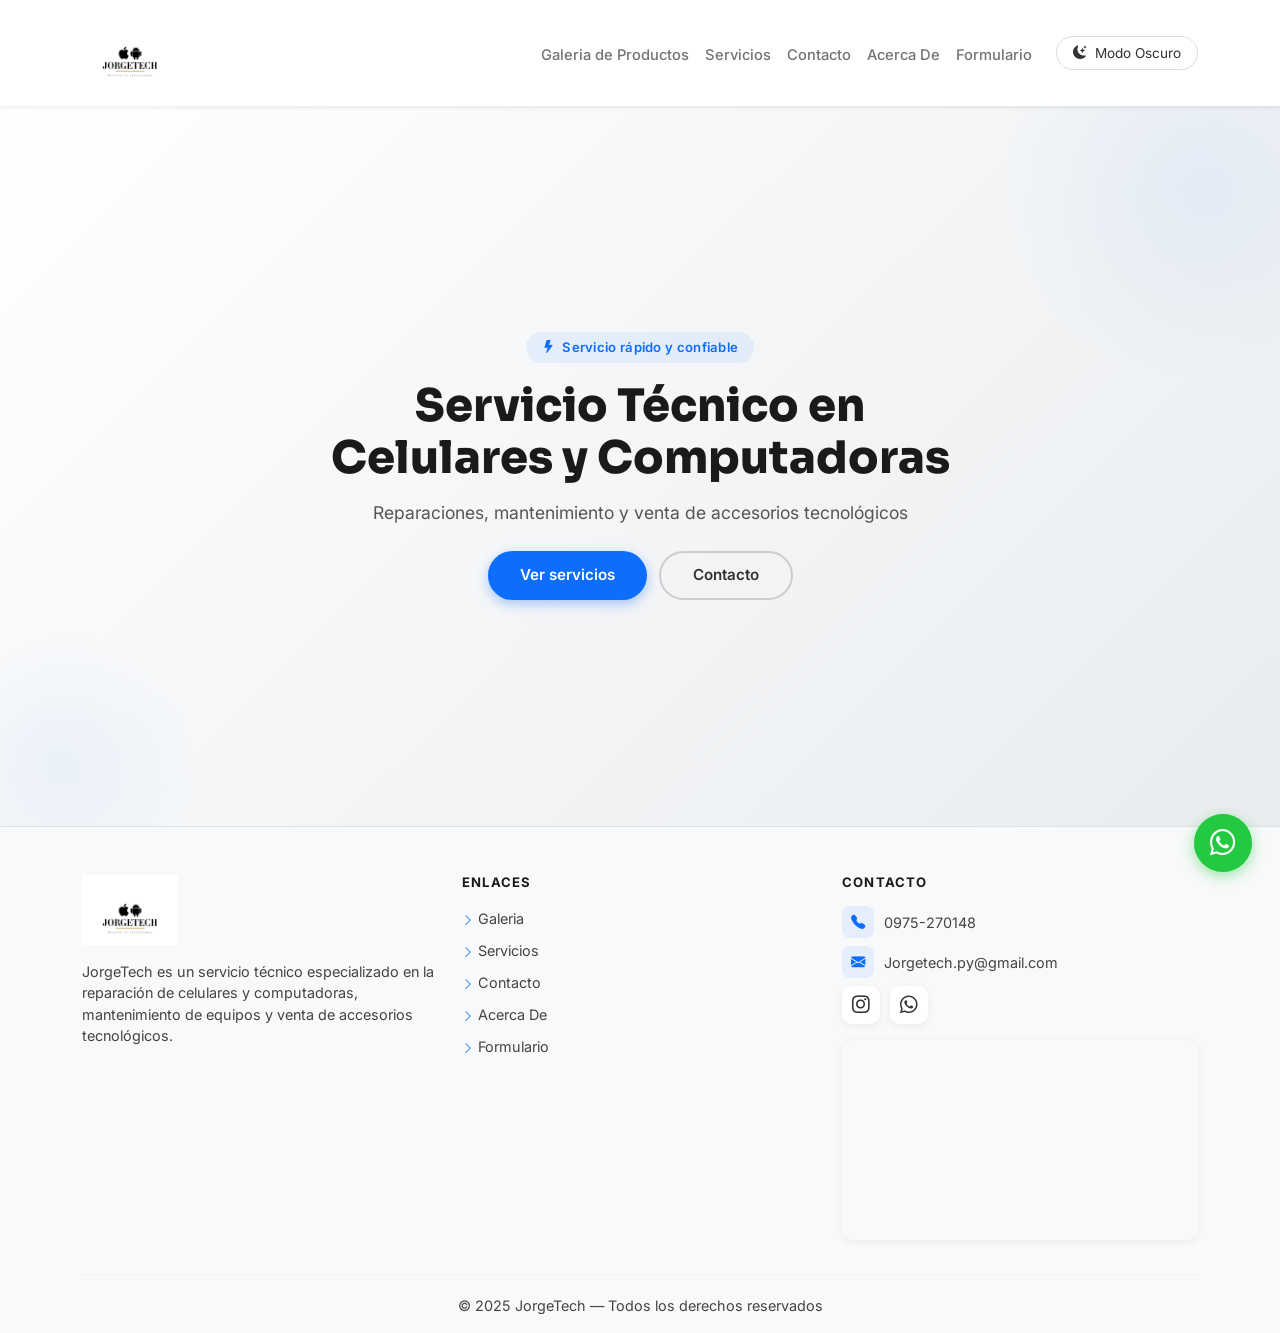
<file: index.html>
<!DOCTYPE html>
<html lang="es">

<head>
    <meta charset="UTF-8">
    <meta name="viewport" content="width=device-width, initial-scale=1.0">
    <title>JorgeTech</title>

    <!-- Bootstrap -->
    <link rel="stylesheet" href="css/bootstrap.min.css">

    <!-- Bootstrap Icons -->
    <link href="https://cdn.jsdelivr.net/npm/bootstrap-icons/font/bootstrap-icons.css" rel="stylesheet">

    <!-- Google Fonts -->
    <link rel="preconnect" href="https://fonts.googleapis.com">
    <link rel="preconnect" href="https://fonts.gstatic.com" crossorigin>
    <link href="https://fonts.googleapis.com/css2?family=Inter:wght@400;500;600&family=Sora:wght@700;800&display=swap"
        rel="stylesheet">

    <!-- CSS propio -->
    <link rel="stylesheet" href="css/style-index.css">
    <link rel="stylesheet" href="css/modo-oscuro.css">
</head>

<body>

    <!-- NAVBAR -->
    <header>
        <nav class="navbar navbar-expand-sm navbar-light bg-light shadow-sm">
            <div class="container">
                <a class="navbar-brand" href="index.html">
                    <img src="img/logo.jpeg" alt="Logo JorgeTech" height="70">
                </a>

                <button class="navbar-toggler" type="button" data-bs-toggle="collapse" data-bs-target="#menuNav">
                    <span class="navbar-toggler-icon"></span>
                </button>

                <div class="collapse navbar-collapse" id="menuNav">
                    <ul class="navbar-nav ms-auto text-center">
                        <li class="nav-item">
                            <a class="nav-link" href="paginas/galeria.html">Galeria de Productos</a>
                        </li>
                        <li class="nav-item">
                            <a class="nav-link" href="paginas/servicios.html">Servicios</a>
                        </li>
                        <li class="nav-item">
                            <a class="nav-link" href="paginas/contacto.html">Contacto</a>
                        </li>
                        <li class="nav-item">
                            <a class="nav-link" href="paginas/acerca.html">Acerca De</a>
                        </li>
                        <li class="nav-item">
                            <a class="nav-link" href="paginas/formulario.html">Formulario</a>
                        </li>
                        <li class="nav-item">
                            <button class="btn btn-modo-oscuro ms-sm-3">
                                <i class="bi bi-moon-stars-fill me-1"></i> Modo Oscuro
                            </button>
                        </li>
                    </ul>
                </div>
            </div>
        </nav>
    </header>

    <!-- HERO -->
    <main>
        <section class="hero d-flex align-items-center">
            <div class="container text-center">
                <!-- Etiqueta decorativa -->
                <span class="hero-badge">
                    <i class="bi bi-lightning-fill me-1"></i> Servicio rápido y confiable
                </span>
                <h1 class="mb-3">Servicio Técnico en<br>Celulares y Computadoras</h1>
                <p class="mb-4">
                    Reparaciones, mantenimiento y venta de accesorios tecnológicos
                </p>
                <div class="hero-buttons">
                    <a href="paginas/servicios.html" class="btn btn-primary btn-lg">
                        Ver servicios
                    </a>
                    <a href="paginas/contacto.html" class="btn btn-secondary-outline btn-lg">
                        Contacto
                    </a>
                </div>
            </div>
        </section>
    </main>

    <!-- FOOTER -->
    <footer class="pt-5 bg-light">
        <div class="container">
            <div class="row">

                <!-- LOGO + DESCRIPCIÓN -->
                <div class="col-md-4 mb-4 text-center text-md-start">
                    <a href="index.html">
                        <img src="img/logo.jpeg" alt="JorgeTech" style="max-height: 70px;">
                    </a>
                    <p class="mt-3">
                        JorgeTech es un servicio técnico especializado en la reparación de celulares y computadoras,
                        mantenimiento de equipos y venta de accesorios tecnológicos.
                    </p>
                </div>

                <!-- ENLACES -->
                <div class="col-md-4 mb-4">
                    <h5 class="fw-bold footer-title">enlaces</h5>
                    <ul class="list-unstyled footer-links">
                        <li><a href="paginas/galeria.html"><i class="bi bi-chevron-right me-1"></i>Galeria</a></li>
                        <li><a href="paginas/servicios.html"><i class="bi bi-chevron-right me-1"></i>Servicios</a></li>
                        <li><a href="paginas/contacto.html"><i class="bi bi-chevron-right me-1"></i>Contacto</a></li>
                        <li><a href="paginas/acerca.html"><i class="bi bi-chevron-right me-1"></i>Acerca De</a></li>
                        <li><a href="paginas/formulario.html"><i class="bi bi-chevron-right me-1"></i>Formulario</a></li>
                    </ul>
                </div>

                <!-- CONTACTO + MAPA -->
                <div class="col-md-4 mb-4">
                    <h5 class="fw-bold footer-title">contacto</h5>

                    <div class="footer-contact-item">
                        <span class="footer-icon"><i class="bi bi-telephone-fill"></i></span>
                        <span>0975-270148</span>
                    </div>

                    <div class="footer-contact-item">
                        <span class="footer-icon"><i class="bi bi-envelope-fill"></i></span>
                        <span>Jorgetech.py@gmail.com</span>
                    </div>

                    <!-- REDES -->
                    <div class="footer-redes mb-3">
                        <a href="https://www.instagram.com/jorgetech.py" class="footer-red" aria-label="Instagram">
                            <i class="bi bi-instagram"></i>
                        </a>
                        <a href="https://wa.me/595975270148" class="footer-red" aria-label="WhatsApp">
                            <i class="bi bi-whatsapp"></i>
                        </a>
                    </div>

                    <!-- MAPA -->
                    <div class="footer-mapa">
                        <iframe
                            src="https://www.google.com/maps/embed?pb=!1m18!1m12!1m3!1d2742.3326684830863!2d-56.743849525830505!3d-25.5320279369341!2m3!1f0!2f0!3f0!3m2!1i1024!2i768!4f13.1!3m3!1m2!1s0x945e9700b340bd8d%3A0x7434080cc7e0521c!2sJorgetech!5e1!3m2!1ses-419!2sus!4v1770144434895!5m2!1ses-419!2sus"
                            width="100%" height="200" style="border:0;" allowfullscreen="" loading="lazy"
                            referrerpolicy="no-referrer-when-downgrade">
                        </iframe>
                    </div>
                </div>

            </div>

            <hr class="footer-hr">

            <!-- COPYRIGHT -->
            <div class="text-center pb-3">
                <small>
                    © 2025 JorgeTech — Todos los derechos reservados
                </small>
            </div>
        </div>
    </footer>

    <!-- BOTÓN WHATSAPP -->
    <a href="https://wa.me/595975270148?text=Hola%20JorgeTech%2C%20necesito%20soporte" class="btn-whatsapp"
        target="_blank" aria-label="Contactar por WhatsApp">
        <i class="bi bi-whatsapp"></i>
    </a>


    <script src="js/bootstrap.bundle.min.js"></script>
    <script src="js/modo-oscuro.js"></script>
</body>

</html>
</file>
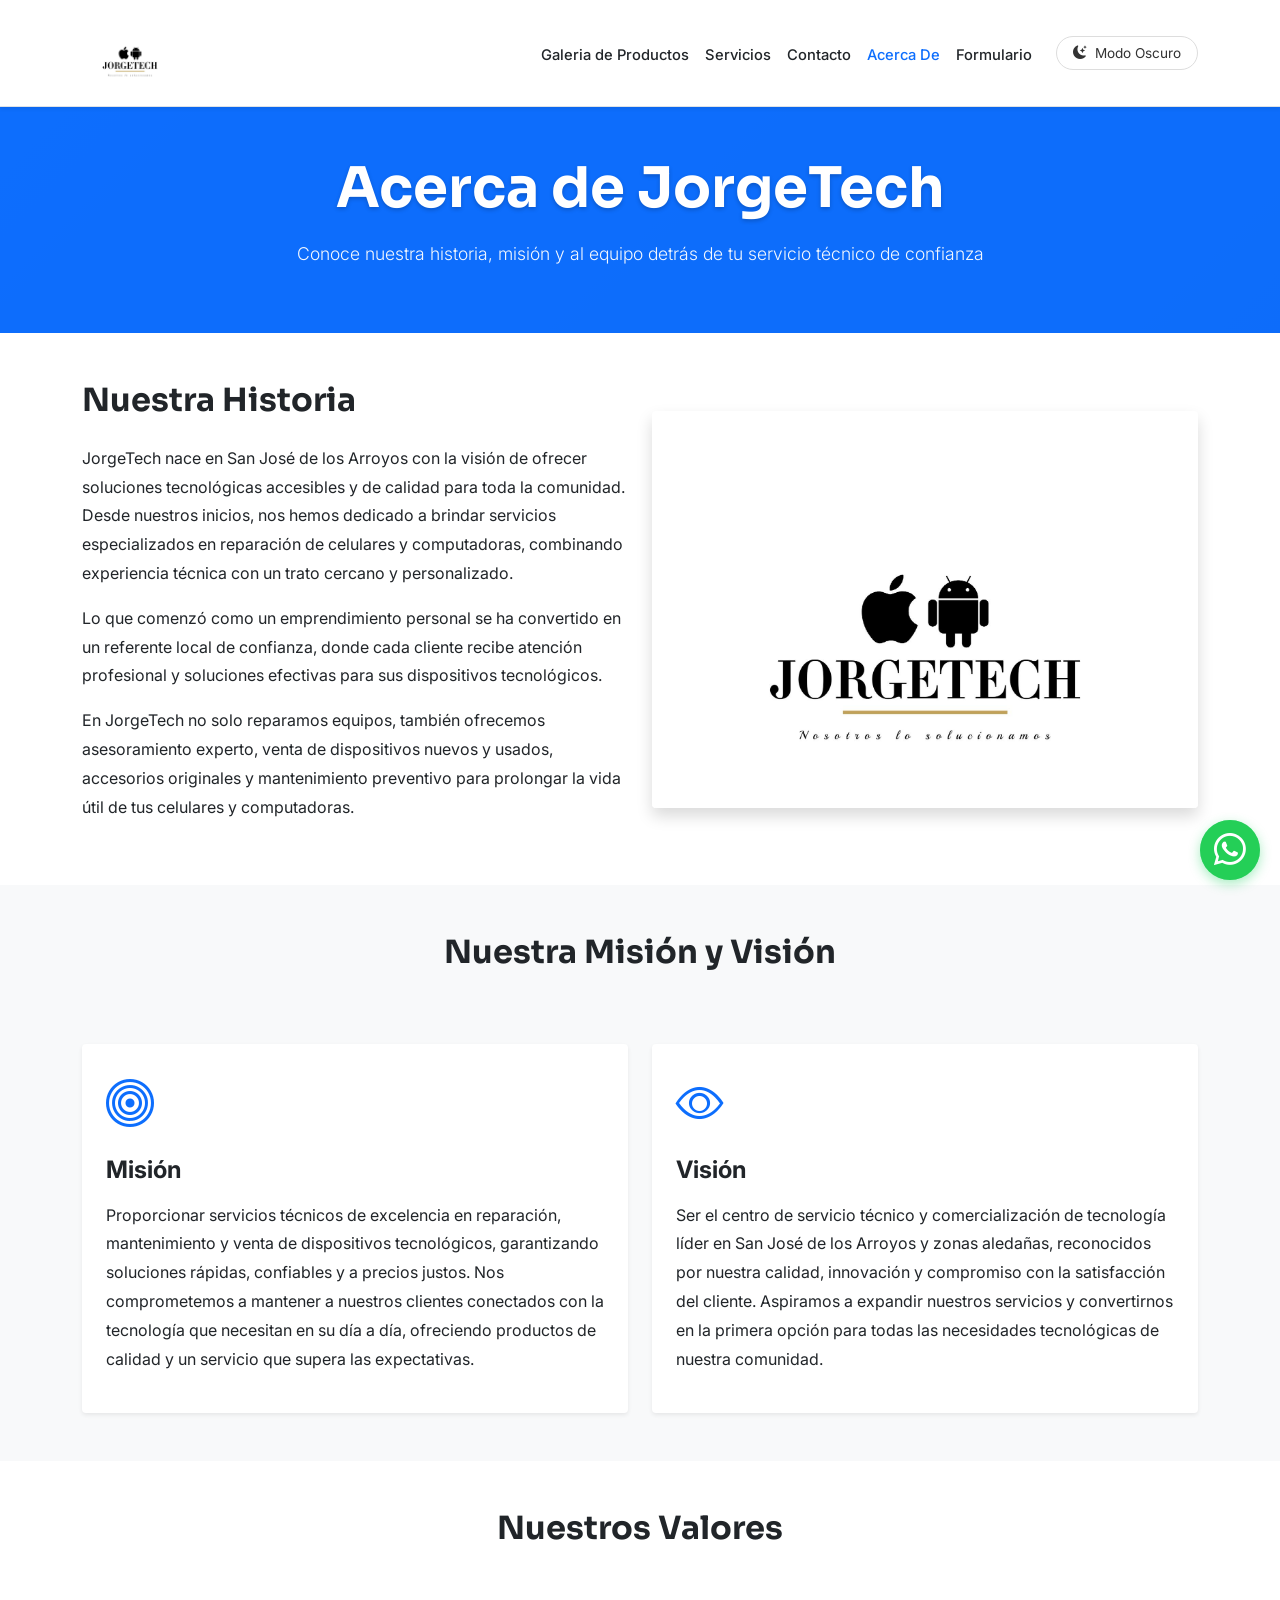
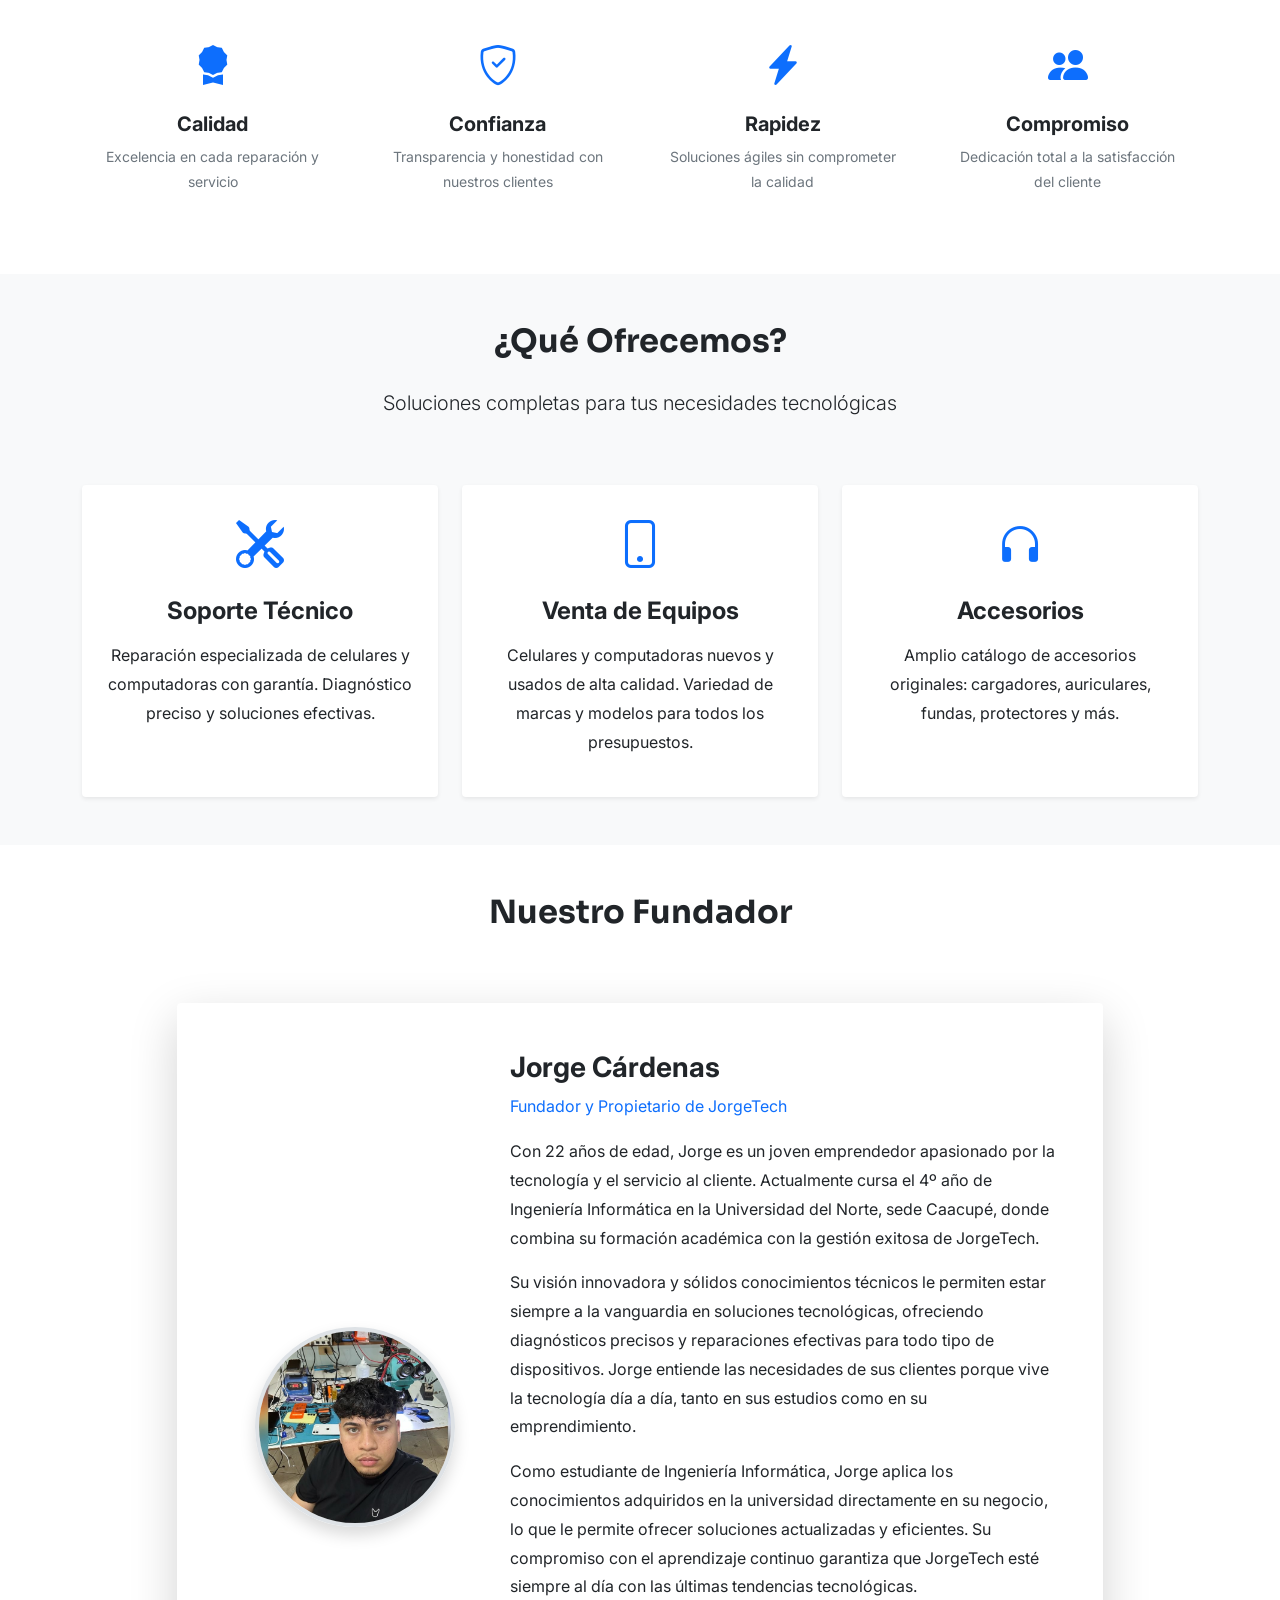
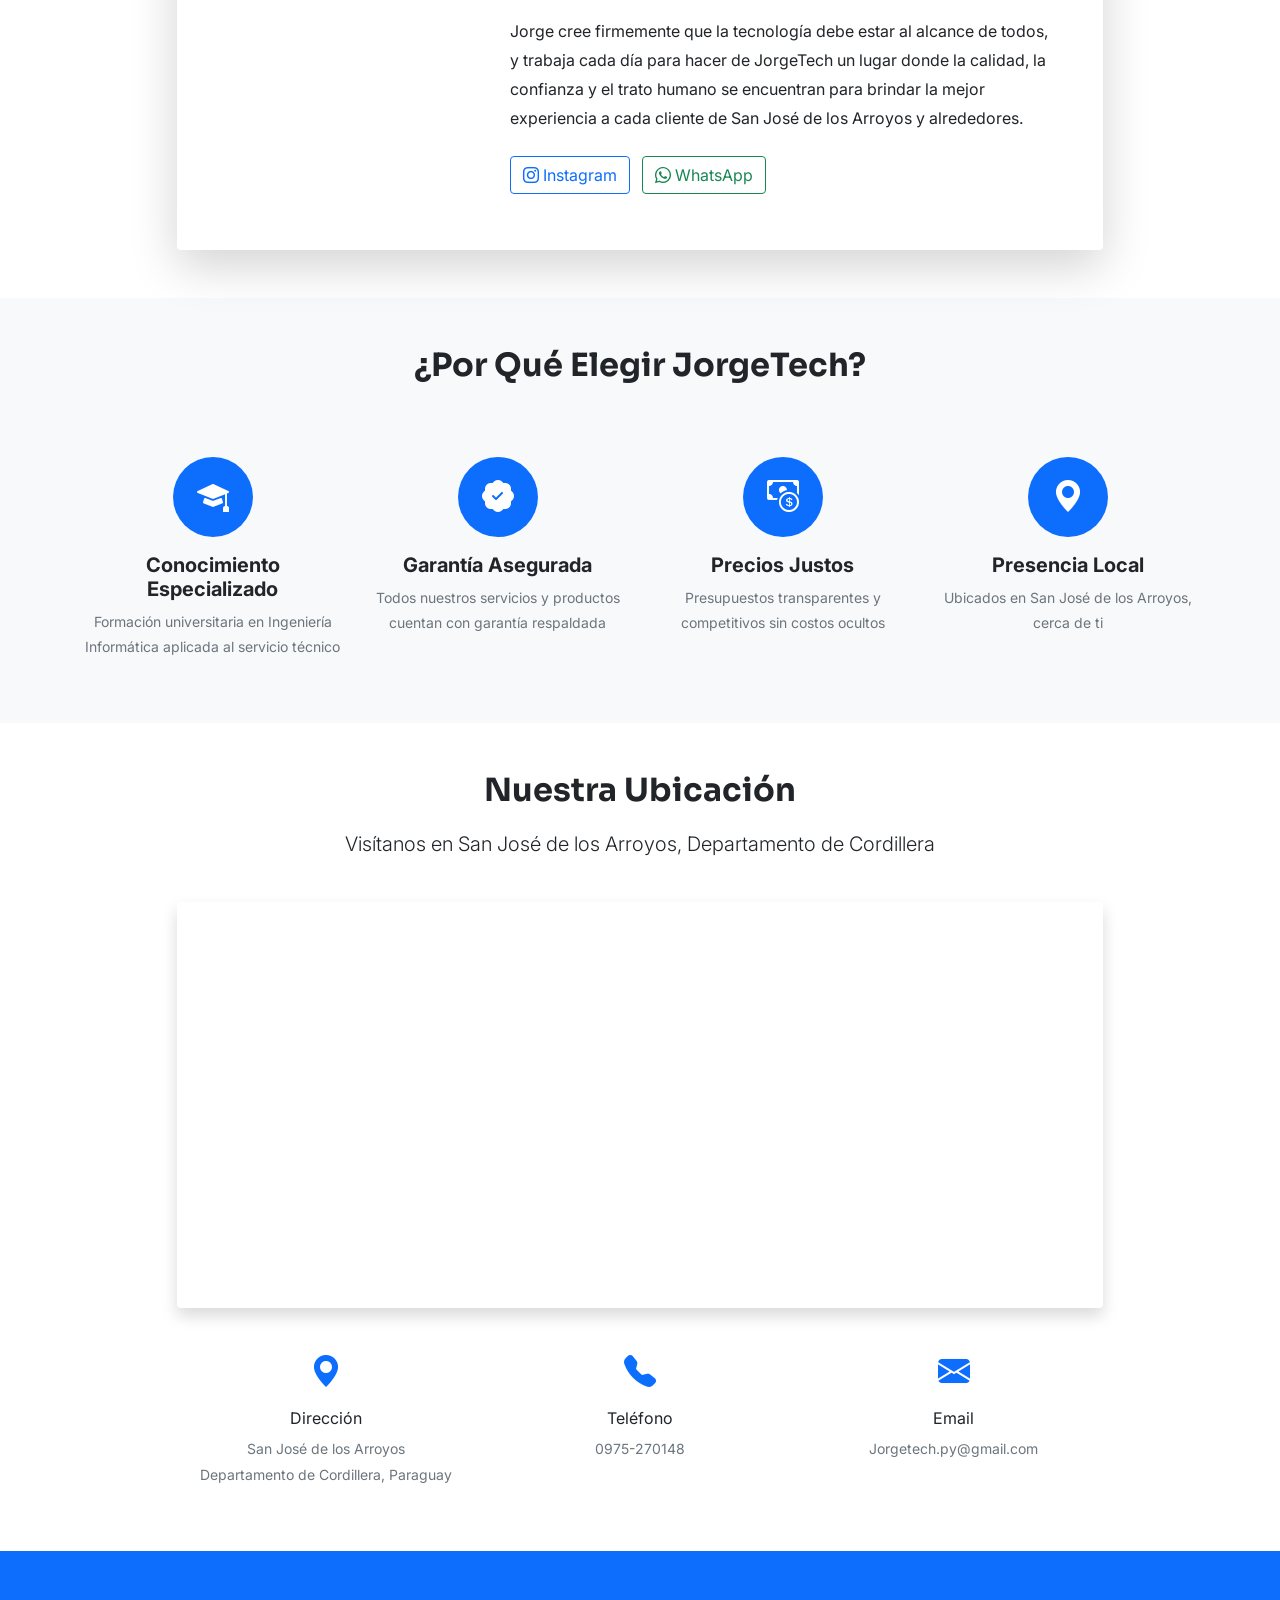
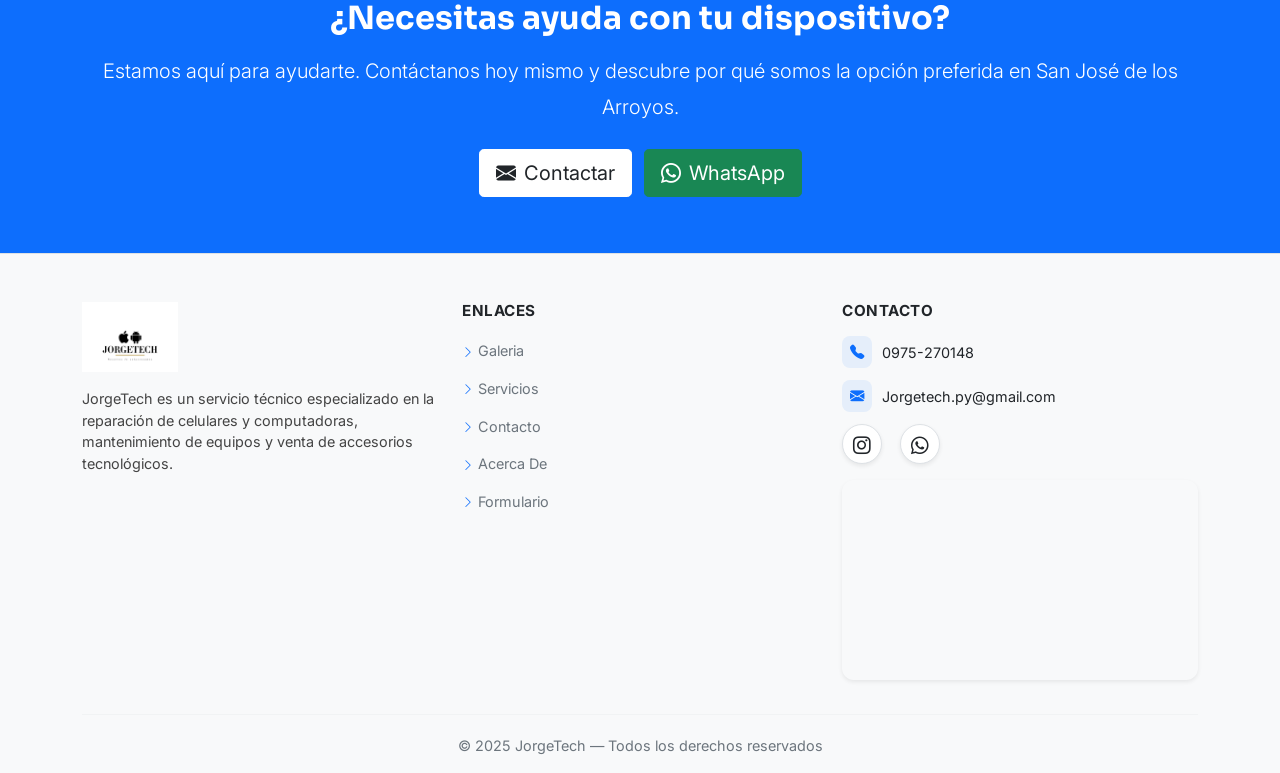
<file: paginas/acerca.html>
<!DOCTYPE html>
<html lang="es">

<head>
    <meta charset="UTF-8">
    <meta name="viewport" content="width=device-width, initial-scale=1.0">
    <title>JorgeTech - Acerca de</title>

    <!-- Bootstrap -->
    <link rel="stylesheet" href="../css/bootstrap.min.css">

    <!-- Bootstrap Icons -->
    <link href="https://cdn.jsdelivr.net/npm/bootstrap-icons/font/bootstrap-icons.css" rel="stylesheet">

    <!-- Google Fonts -->
    <link rel="preconnect" href="https://fonts.googleapis.com">
    <link rel="preconnect" href="https://fonts.gstatic.com" crossorigin>
    <link href="https://fonts.googleapis.com/css2?family=Inter:wght@400;500;600&family=Sora:wght@700;800&display=swap"
        rel="stylesheet">

    <!-- CSS GENERAL (Header + Footer) -->
    <link rel="stylesheet" href="../css/style-general.css">

    <!-- CSS ESPECÍFICO DE ESTA PÁGINA -->
    <link rel="stylesheet" href="../css/style-acerca.css">
    
</head>

<body>

    <!-- NAVBAR -->
    <header>
        <nav class="navbar navbar-expand-sm navbar-light bg-light shadow-sm">
            <div class="container">
                <a class="navbar-brand" href="../index.html">
                    <img src="../img/logo.jpeg" alt="Logo JorgeTech" height="70">
                </a>

                <button class="navbar-toggler" type="button" data-bs-toggle="collapse" data-bs-target="#menuNav">
                    <span class="navbar-toggler-icon"></span>
                </button>

                <div class="collapse navbar-collapse" id="menuNav">
                    <ul class="navbar-nav ms-auto text-center">
                        <li class="nav-item">
                            <a class="nav-link" href="../paginas/galeria.html">Galeria de Productos</a>
                        </li>
                        <li class="nav-item">
                            <a class="nav-link" href="../paginas/servicios.html">Servicios</a>
                        </li>
                        <li class="nav-item">
                            <a class="nav-link" href="../paginas/contacto.html">Contacto</a>
                        </li>
                        <li class="nav-item">
                            <a class="nav-link active" href="../paginas/acerca.html">Acerca De</a>
                        </li>
                        <li class="nav-item">
                            <a class="nav-link" href="../paginas/formulario.html">Formulario</a>
                        </li>
                        <li class="nav-item">
                            <button class="btn btn-modo-oscuro ms-sm-3">
                                <i class="bi bi-moon-stars-fill me-1"></i> Modo Oscuro
                            </button>
                        </li>
                    </ul>
                </div>
            </div>
        </nav>
    </header>

    <main>
        <!-- HERO SECTION -->
        <section class="hero-acerca py-5 bg-primary text-white">
            <div class="container text-center">
                <h1 class="display-4 fw-bold mb-3">Acerca de JorgeTech</h1>
                <p class="lead">Conoce nuestra historia, misión y al equipo detrás de tu servicio técnico de confianza</p>
            </div>
        </section>

        <!-- NUESTRA HISTORIA -->
        <section class="py-5">
            <div class="container">
                <div class="row align-items-center">
                    <div class="col-lg-6 mb-4 mb-lg-0">
                        <h2 class="fw-bold mb-4">Nuestra Historia</h2>
                        <p class="mb-3">
                            JorgeTech nace en San José de los Arroyos con la visión de ofrecer soluciones tecnológicas 
                            accesibles y de calidad para toda la comunidad. Desde nuestros inicios, nos hemos dedicado 
                            a brindar servicios especializados en reparación de celulares y computadoras, combinando 
                            experiencia técnica con un trato cercano y personalizado.
                        </p>
                        <p class="mb-3">
                            Lo que comenzó como un emprendimiento personal se ha convertido en un referente local de 
                            confianza, donde cada cliente recibe atención profesional y soluciones efectivas para sus 
                            dispositivos tecnológicos.
                        </p>
                        <p>
                            En JorgeTech no solo reparamos equipos, también ofrecemos asesoramiento experto, venta de 
                            dispositivos nuevos y usados, accesorios originales y mantenimiento preventivo para prolongar 
                            la vida útil de tus celulares y computadoras.
                        </p>
                    </div>
                    <div class="col-lg-6">
                        <img src="../img/logo.jpeg" alt="JorgeTech Logo" class="img-fluid rounded shadow">
                    </div>
                </div>
            </div>
        </section>

        <!-- MISIÓN Y VISIÓN -->
        <section class="py-5 bg-light">
            <div class="container">
                <div class="row text-center mb-5">
                    <div class="col">
                        <h2 class="fw-bold mb-4">Nuestra Misión y Visión</h2>
                    </div>
                </div>
                <div class="row g-4">
                    <div class="col-md-6">
                        <div class="card h-100 border-0 shadow-sm">
                            <div class="card-body p-4">
                                <div class="text-primary mb-3">
                                    <i class="bi bi-bullseye" style="font-size: 3rem;"></i>
                                </div>
                                <h3 class="h4 fw-bold mb-3">Misión</h3>
                                <p>
                                    Proporcionar servicios técnicos de excelencia en reparación, mantenimiento y venta de 
                                    dispositivos tecnológicos, garantizando soluciones rápidas, confiables y a precios 
                                    justos. Nos comprometemos a mantener a nuestros clientes conectados con la tecnología 
                                    que necesitan en su día a día, ofreciendo productos de calidad y un servicio que 
                                    supera las expectativas.
                                </p>
                            </div>
                        </div>
                    </div>
                    <div class="col-md-6">
                        <div class="card h-100 border-0 shadow-sm">
                            <div class="card-body p-4">
                                <div class="text-primary mb-3">
                                    <i class="bi bi-eye" style="font-size: 3rem;"></i>
                                </div>
                                <h3 class="h4 fw-bold mb-3">Visión</h3>
                                <p>
                                    Ser el centro de servicio técnico y comercialización de tecnología líder en San José 
                                    de los Arroyos y zonas aledañas, reconocidos por nuestra calidad, innovación y 
                                    compromiso con la satisfacción del cliente. Aspiramos a expandir nuestros servicios 
                                    y convertirnos en la primera opción para todas las necesidades tecnológicas de nuestra 
                                    comunidad.
                                </p>
                            </div>
                        </div>
                    </div>
                </div>
            </div>
        </section>

        <!-- VALORES -->
        <section class="py-5">
            <div class="container">
                <div class="row text-center mb-5">
                    <div class="col">
                        <h2 class="fw-bold mb-4">Nuestros Valores</h2>
                    </div>
                </div>
                <div class="row g-4">
                    <div class="col-md-3 col-sm-6">
                        <div class="text-center p-3">
                            <div class="text-primary mb-3">
                                <i class="bi bi-award-fill" style="font-size: 2.5rem;"></i>
                            </div>
                            <h4 class="h5 fw-bold">Calidad</h4>
                            <p class="small">Excelencia en cada reparación y servicio</p>
                        </div>
                    </div>
                    <div class="col-md-3 col-sm-6">
                        <div class="text-center p-3">
                            <div class="text-primary mb-3">
                                <i class="bi bi-shield-check" style="font-size: 2.5rem;"></i>
                            </div>
                            <h4 class="h5 fw-bold">Confianza</h4>
                            <p class="small">Transparencia y honestidad con nuestros clientes</p>
                        </div>
                    </div>
                    <div class="col-md-3 col-sm-6">
                        <div class="text-center p-3">
                            <div class="text-primary mb-3">
                                <i class="bi bi-lightning-charge-fill" style="font-size: 2.5rem;"></i>
                            </div>
                            <h4 class="h5 fw-bold">Rapidez</h4>
                            <p class="small">Soluciones ágiles sin comprometer la calidad</p>
                        </div>
                    </div>
                    <div class="col-md-3 col-sm-6">
                        <div class="text-center p-3">
                            <div class="text-primary mb-3">
                                <i class="bi bi-people-fill" style="font-size: 2.5rem;"></i>
                            </div>
                            <h4 class="h5 fw-bold">Compromiso</h4>
                            <p class="small">Dedicación total a la satisfacción del cliente</p>
                        </div>
                    </div>
                </div>
            </div>
        </section>

        <!-- QUÉ OFRECEMOS -->
        <section class="py-5 bg-light">
            <div class="container">
                <div class="row text-center mb-5">
                    <div class="col">
                        <h2 class="fw-bold mb-4">¿Qué Ofrecemos?</h2>
                        <p class="lead">Soluciones completas para tus necesidades tecnológicas</p>
                    </div>
                </div>
                <div class="row g-4">
                    <div class="col-md-4">
                        <div class="card h-100 border-0 shadow-sm">
                            <div class="card-body text-center p-4">
                                <i class="bi bi-tools text-primary" style="font-size: 3rem;"></i>
                                <h4 class="fw-bold mt-3 mb-3">Soporte Técnico</h4>
                                <p>Reparación especializada de celulares y computadoras con garantía. Diagnóstico preciso y soluciones efectivas.</p>
                            </div>
                        </div>
                    </div>
                    <div class="col-md-4">
                        <div class="card h-100 border-0 shadow-sm">
                            <div class="card-body text-center p-4">
                                <i class="bi bi-phone text-primary" style="font-size: 3rem;"></i>
                                <h4 class="fw-bold mt-3 mb-3">Venta de Equipos</h4>
                                <p>Celulares y computadoras nuevos y usados de alta calidad. Variedad de marcas y modelos para todos los presupuestos.</p>
                            </div>
                        </div>
                    </div>
                    <div class="col-md-4">
                        <div class="card h-100 border-0 shadow-sm">
                            <div class="card-body text-center p-4">
                                <i class="bi bi-headphones text-primary" style="font-size: 3rem;"></i>
                                <h4 class="fw-bold mt-3 mb-3">Accesorios</h4>
                                <p>Amplio catálogo de accesorios originales: cargadores, auriculares, fundas, protectores y más.</p>
                            </div>
                        </div>
                    </div>
                </div>
            </div>
        </section>

        <!-- FUNDADOR -->
        <section class="py-5">
            <div class="container">
                <div class="row text-center mb-5">
                    <div class="col">
                        <h2 class="fw-bold mb-4">Nuestro Fundador</h2>
                    </div>
                </div>
                <div class="row justify-content-center">
                    <div class="col-lg-10">
                        <div class="card border-0 shadow-lg">
                            <div class="card-body p-5">
                                <div class="row align-items-center">
                                    <div class="col-md-4 text-center mb-4 mb-md-0">
                                        <img src="../img/foto.jpeg" alt="Jorge Cárdenas" 
                                             class="img-fluid rounded-circle shadow" 
                                             style="max-width: 200px; width: 100%; object-fit: cover; aspect-ratio: 1/1;">
                                    </div>
                                    <div class="col-md-8">
                                        <h3 class="fw-bold mb-2">Jorge Cárdenas</h3>
                                        <p class="text-primary fw-semibold mb-3">Fundador y Propietario de JorgeTech</p>
                                        <p class="mb-3">
                                            Con 22 años de edad, Jorge es un joven emprendedor apasionado por la tecnología 
                                            y el servicio al cliente. Actualmente cursa el 4º año de Ingeniería Informática 
                                            en la Universidad del Norte, sede Caacupé, donde combina su formación académica 
                                            con la gestión exitosa de JorgeTech.
                                        </p>
                                        <p class="mb-3">
                                            Su visión innovadora y sólidos conocimientos técnicos le permiten estar siempre a la 
                                            vanguardia en soluciones tecnológicas, ofreciendo diagnósticos precisos y 
                                            reparaciones efectivas para todo tipo de dispositivos. Jorge entiende las necesidades 
                                            de sus clientes porque vive la tecnología día a día, tanto en sus estudios como en 
                                            su emprendimiento.
                                        </p>
                                        <p class="mb-3">
                                            Como estudiante de Ingeniería Informática, Jorge aplica los conocimientos adquiridos 
                                            en la universidad directamente en su negocio, lo que le permite ofrecer soluciones 
                                            actualizadas y eficientes. Su compromiso con el aprendizaje continuo garantiza que 
                                            JorgeTech esté siempre al día con las últimas tendencias tecnológicas.
                                        </p>
                                        <p>
                                            Jorge cree firmemente que la tecnología debe estar al alcance de todos, y trabaja 
                                            cada día para hacer de JorgeTech un lugar donde la calidad, la confianza y el 
                                            trato humano se encuentran para brindar la mejor experiencia a cada cliente de 
                                            San José de los Arroyos y alrededores.
                                        </p>
                                        <div class="mt-4">
                                            <a href="https://www.instagram.com/jorgetech.py" class="btn btn-outline-primary me-2 mb-2" target="_blank">
                                                <i class="bi bi-instagram"></i> Instagram
                                            </a>
                                            <a href="https://wa.me/595975270148" class="btn btn-outline-success mb-2" target="_blank">
                                                <i class="bi bi-whatsapp"></i> WhatsApp
                                            </a>
                                        </div>
                                    </div>
                                </div>
                            </div>
                        </div>
                    </div>
                </div>
            </div>
        </section>

        <!-- POR QUÉ ELEGIRNOS -->
        <section class="py-5 bg-light">
            <div class="container">
                <div class="row text-center mb-5">
                    <div class="col">
                        <h2 class="fw-bold mb-4">¿Por Qué Elegir JorgeTech?</h2>
                    </div>
                </div>
                <div class="row g-4">
                    <div class="col-md-6 col-lg-3">
                        <div class="text-center">
                            <div class="bg-primary text-white rounded-circle d-inline-flex align-items-center justify-content-center mb-3" 
                                 style="width: 80px; height: 80px;">
                                <i class="bi bi-mortarboard-fill" style="font-size: 2rem;"></i>
                            </div>
                            <h5 class="fw-bold">Conocimiento Especializado</h5>
                            <p class="small">Formación universitaria en Ingeniería Informática aplicada al servicio técnico</p>
                        </div>
                    </div>
                    <div class="col-md-6 col-lg-3">
                        <div class="text-center">
                            <div class="bg-primary text-white rounded-circle d-inline-flex align-items-center justify-content-center mb-3" 
                                 style="width: 80px; height: 80px;">
                                <i class="bi bi-patch-check-fill" style="font-size: 2rem;"></i>
                            </div>
                            <h5 class="fw-bold">Garantía Asegurada</h5>
                            <p class="small">Todos nuestros servicios y productos cuentan con garantía respaldada</p>
                        </div>
                    </div>
                    <div class="col-md-6 col-lg-3">
                        <div class="text-center">
                            <div class="bg-primary text-white rounded-circle d-inline-flex align-items-center justify-content-center mb-3" 
                                 style="width: 80px; height: 80px;">
                                <i class="bi bi-cash-coin" style="font-size: 2rem;"></i>
                            </div>
                            <h5 class="fw-bold">Precios Justos</h5>
                            <p class="small">Presupuestos transparentes y competitivos sin costos ocultos</p>
                        </div>
                    </div>
                    <div class="col-md-6 col-lg-3">
                        <div class="text-center">
                            <div class="bg-primary text-white rounded-circle d-inline-flex align-items-center justify-content-center mb-3" 
                                 style="width: 80px; height: 80px;">
                                <i class="bi bi-geo-alt-fill" style="font-size: 2rem;"></i>
                            </div>
                            <h5 class="fw-bold">Presencia Local</h5>
                            <p class="small">Ubicados en San José de los Arroyos, cerca de ti</p>
                        </div>
                    </div>
                </div>
            </div>
        </section>

        <!-- UBICACIÓN -->
        <section class="py-5">
            <div class="container">
                <div class="row text-center mb-4">
                    <div class="col">
                        <h2 class="fw-bold mb-3">Nuestra Ubicación</h2>
                        <p class="lead">Visítanos en San José de los Arroyos, Departamento de Cordillera</p>
                    </div>
                </div>
                <div class="row justify-content-center">
                    <div class="col-lg-10">
                        <div class="card border-0 shadow">
                            <div class="card-body p-0">
                                <iframe
                                    src="https://www.google.com/maps/embed?pb=!1m18!1m12!1m3!1d2742.3326684830863!2d-56.743849525830505!3d-25.5320279369341!2m3!1f0!2f0!3f0!3m2!1i1024!2i768!4f13.1!3m3!1m2!1s0x945e9700b340bd8d%3A0x7434080cc7e0521c!2sJorgetech!5e1!3m2!1ses-419!2sus!4v1770144434895!5m2!1ses-419!2sus"
                                    width="100%" height="400" style="border:0;" allowfullscreen="" loading="lazy"
                                    referrerpolicy="no-referrer-when-downgrade">
                                </iframe>
                            </div>
                        </div>
                        <div class="row mt-4 g-3">
                            <div class="col-md-4">
                                <div class="text-center">
                                    <i class="bi bi-geo-alt-fill text-primary" style="font-size: 2rem;"></i>
                                    <p class="fw-semibold mt-2 mb-1">Dirección</p>
                                    <p class="small">San José de los Arroyos<br>Departamento de Cordillera, Paraguay</p>
                                </div>
                            </div>
                            <div class="col-md-4">
                                <div class="text-center">
                                    <i class="bi bi-telephone-fill text-primary" style="font-size: 2rem;"></i>
                                    <p class="fw-semibold mt-2 mb-1">Teléfono</p>
                                    <p class="small">0975-270148</p>
                                </div>
                            </div>
                            <div class="col-md-4">
                                <div class="text-center">
                                    <i class="bi bi-envelope-fill text-primary" style="font-size: 2rem;"></i>
                                    <p class="fw-semibold mt-2 mb-1">Email</p>
                                    <p class="small">Jorgetech.py@gmail.com</p>
                                </div>
                            </div>
                        </div>
                    </div>
                </div>
            </div>
        </section>

        <!-- CALL TO ACTION -->
        <section class="py-5 bg-primary text-white">
            <div class="container text-center">
                <h2 class="fw-bold mb-3">¿Necesitas ayuda con tu dispositivo?</h2>
                <p class="lead mb-4">Estamos aquí para ayudarte. Contáctanos hoy mismo y descubre por qué somos la opción preferida en San José de los Arroyos.</p>
                <a href="../paginas/contacto.html" class="btn btn-light btn-lg me-2 mb-2">
                    <i class="bi bi-envelope-fill me-2"></i>Contactar
                </a>
                <a href="https://wa.me/595975270148?text=Hola%20JorgeTech%2C%20necesito%20soporte" 
                   class="btn btn-success btn-lg mb-2" target="_blank">
                    <i class="bi bi-whatsapp me-2"></i>WhatsApp
                </a>
            </div>
        </section>

    </main>

    <footer class="pt-5 bg-light">
        <div class="container">
            <div class="row">

                <!-- LOGO + DESCRIPCIÓN -->
                <div class="col-md-4 mb-4 text-center text-md-start">
                    <a href="../index.html">
                        <img src="../img/logo.jpeg" alt="JorgeTech" style="max-height: 70px;">
                    </a>
                    <p class="mt-3">
                        JorgeTech es un servicio técnico especializado en la reparación de celulares y computadoras,
                        mantenimiento de equipos y venta de accesorios tecnológicos.
                    </p>
                </div>

                <!-- ENLACES -->
                <div class="col-md-4 mb-4">
                    <h5 class="fw-bold footer-title">enlaces</h5>
                    <ul class="list-unstyled footer-links">
                        <li><a href="../paginas/galeria.html"><i class="bi bi-chevron-right me-1"></i>Galeria</a></li>
                        <li><a href="../paginas/servicios.html"><i class="bi bi-chevron-right me-1"></i>Servicios</a></li>
                        <li><a href="../paginas/contacto.html"><i class="bi bi-chevron-right me-1"></i>Contacto</a></li>
                        <li><a href="../paginas/acerca.html"><i class="bi bi-chevron-right me-1"></i>Acerca De</a></li>
                        <li><a href="../paginas/formulario.html"><i class="bi bi-chevron-right me-1"></i>Formulario</a></li>
                    </ul>
                </div>

                <!-- CONTACTO + MAPA -->
                <div class="col-md-4 mb-4">
                    <h5 class="fw-bold footer-title">contacto</h5>

                    <div class="footer-contact-item">
                        <span class="footer-icon"><i class="bi bi-telephone-fill"></i></span>
                        <span>0975-270148</span>
                    </div>

                    <div class="footer-contact-item">
                        <span class="footer-icon"><i class="bi bi-envelope-fill"></i></span>
                        <span>Jorgetech.py@gmail.com</span>
                    </div>

                    <!-- REDES -->
                    <div class="footer-redes mb-3">
                        <a href="https://www.instagram.com/jorgetech.py" class="footer-red" aria-label="Instagram">
                            <i class="bi bi-instagram"></i>
                        </a>
                        <a href="https://wa.me/595975270148" class="footer-red" aria-label="WhatsApp">
                            <i class="bi bi-whatsapp"></i>
                        </a>
                    </div>

                    <!-- MAPA -->
                    <div class="footer-mapa">
                        <iframe
                            src="https://www.google.com/maps/embed?pb=!1m18!1m12!1m3!1d2742.3326684830863!2d-56.743849525830505!3d-25.5320279369341!2m3!1f0!2f0!3f0!3m2!1i1024!2i768!4f13.1!3m3!1m2!1s0x945e9700b340bd8d%3A0x7434080cc7e0521c!2sJorgetech!5e1!3m2!1ses-419!2sus!4v1770144434895!5m2!1ses-419!2sus"
                            width="100%" height="200" style="border:0;" allowfullscreen="" loading="lazy"
                            referrerpolicy="no-referrer-when-downgrade">
                        </iframe>
                    </div>
                </div>

            </div>

            <hr class="footer-hr">

            <!-- COPYRIGHT -->
            <div class="text-center pb-3">
                <small>
                    © 2025 JorgeTech — Todos los derechos reservados
                </small>
            </div>
        </div>
    </footer>

    <!-- BOTÓN WHATSAPP -->
    <a href="https://wa.me/595975270148?text=Hola%20JorgeTech%2C%20necesito%20soporte" class="btn-whatsapp"
        target="_blank" aria-label="Contactar por WhatsApp">
        <i class="bi bi-whatsapp"></i>
    </a>


    <script src="../js/bootstrap.bundle.min.js"></script>
    
    <script src="../js/modo-oscuro.js"></script>
</body>

</html>
</file>
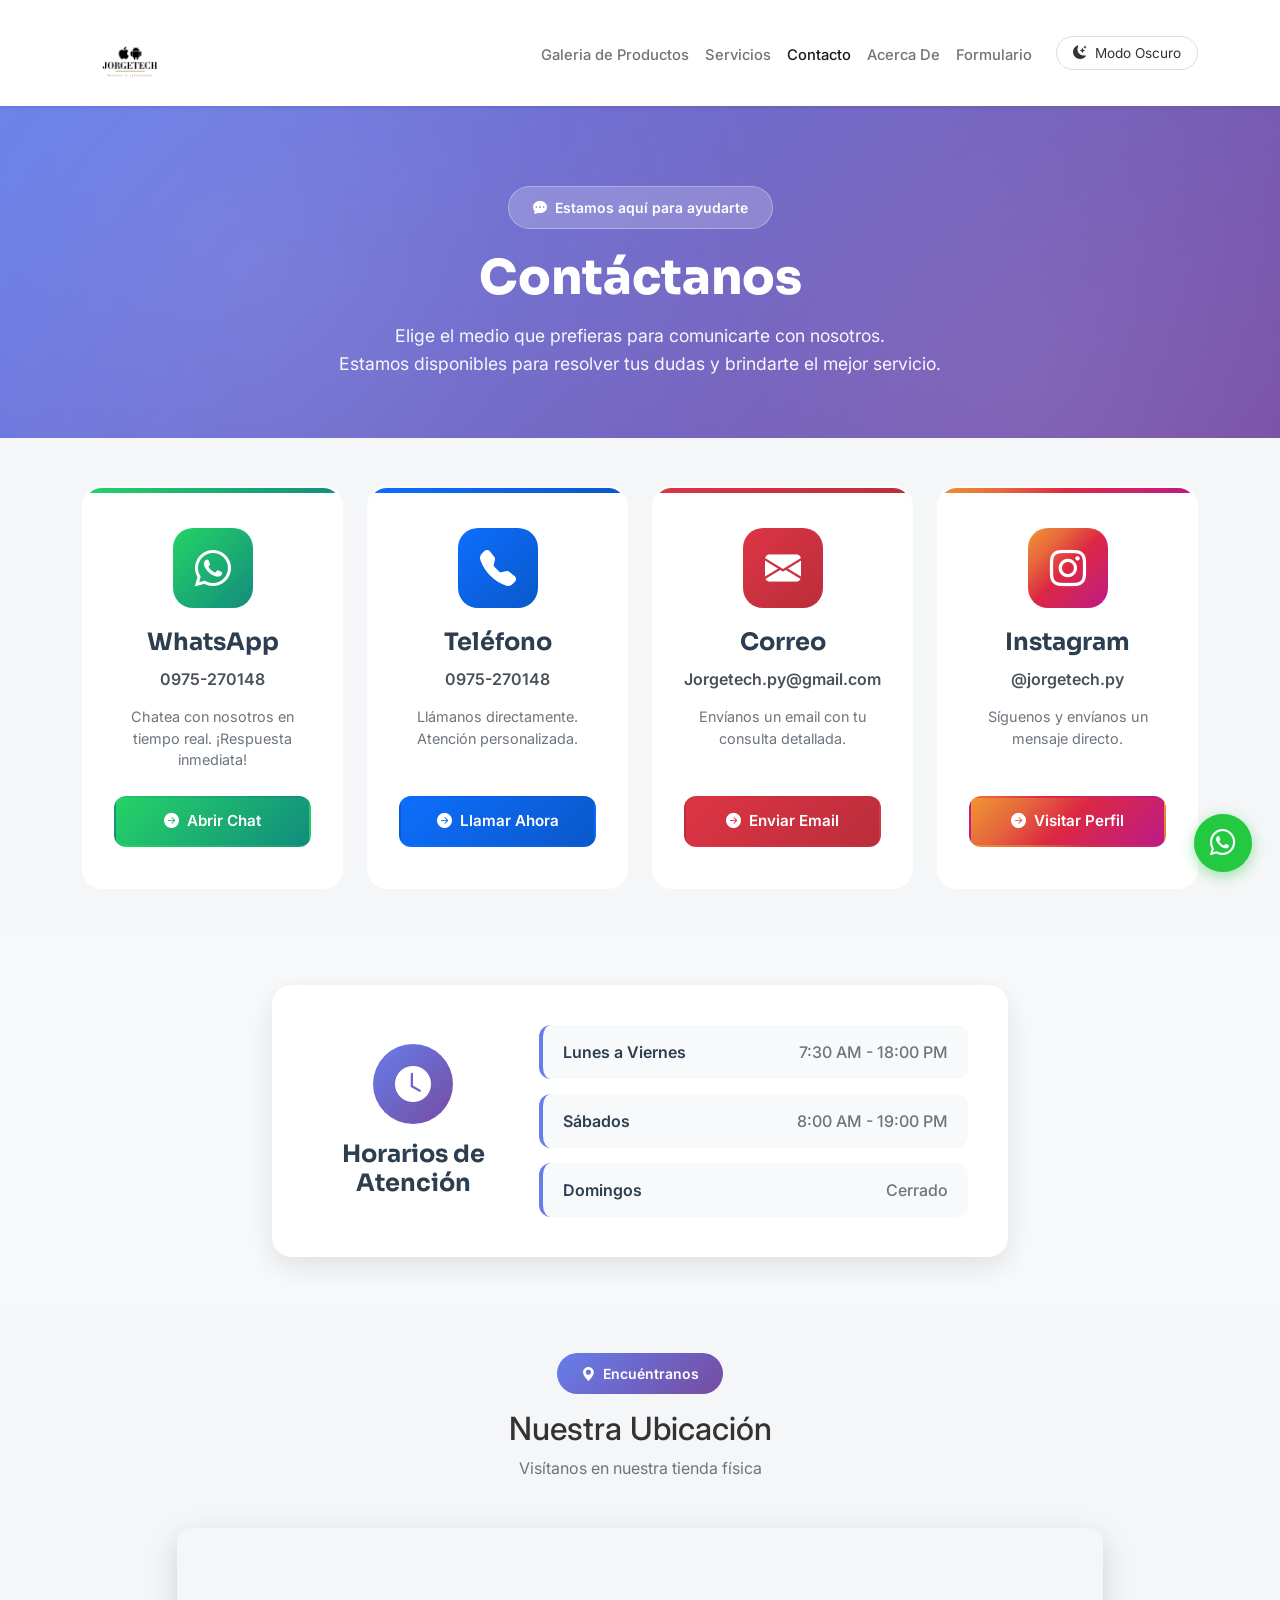
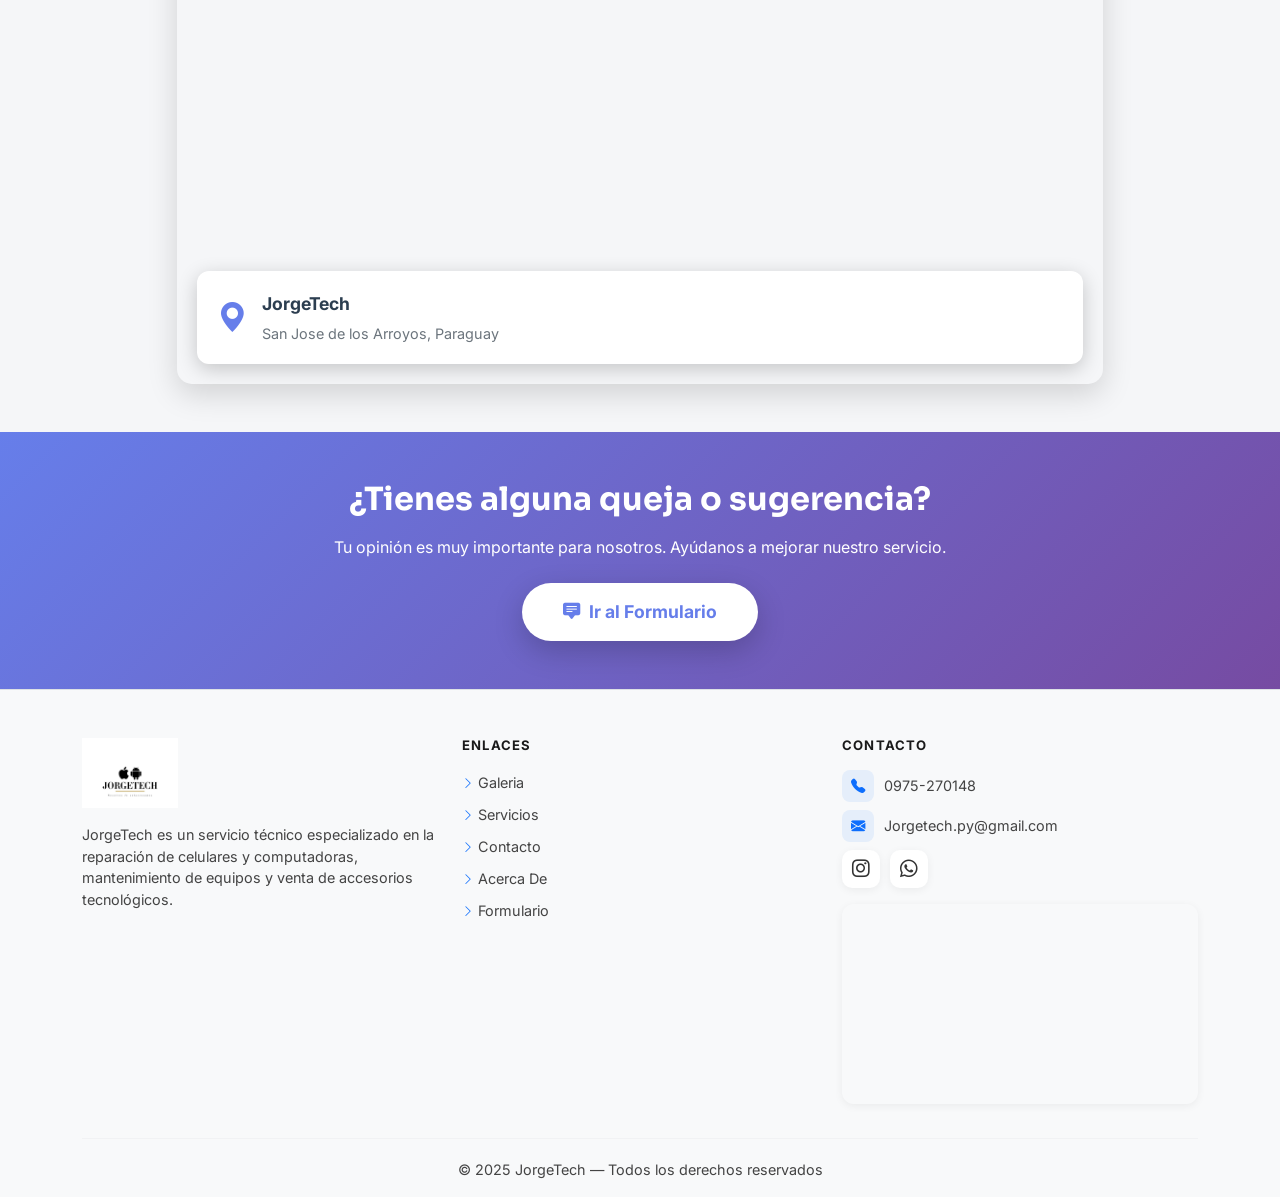
<file: paginas/contacto.html>
<!DOCTYPE html>
<html lang="es">

<head>
    <meta charset="UTF-8">
    <meta name="viewport" content="width=device-width, initial-scale=1.0">
    <title>JorgeTech - Contacto</title>

    <!-- Bootstrap -->
    <link rel="stylesheet" href="../css/bootstrap.min.css">

    <!-- Bootstrap Icons -->
    <link href="https://cdn.jsdelivr.net/npm/bootstrap-icons/font/bootstrap-icons.css" rel="stylesheet">

    <!-- Google Fonts -->
    <link rel="preconnect" href="https://fonts.googleapis.com">
    <link rel="preconnect" href="https://fonts.gstatic.com" crossorigin>
    <link href="https://fonts.googleapis.com/css2?family=Inter:wght@400;500;600&family=Sora:wght@700;800&display=swap"
        rel="stylesheet">

    <!-- CSS GENERAL (Header + Footer) -->
    <link rel="stylesheet" href="../css/style-general.css">

    <!-- CSS ESPECÍFICO DE ESTA PÁGINA -->
    <link rel="stylesheet" href="../css/style-contacto.css">
    <link rel="stylesheet" href="../css/modo-oscuro.css">
</head>

<body>

    <!-- NAVBAR -->
    <header>
        <nav class="navbar navbar-expand-sm navbar-light bg-light shadow-sm">
            <div class="container">
                <a class="navbar-brand" href="../index.html">
                    <img src="../img/logo.jpeg" alt="Logo JorgeTech" height="70">
                </a>

                <button class="navbar-toggler" type="button" data-bs-toggle="collapse" data-bs-target="#menuNav">
                    <span class="navbar-toggler-icon"></span>
                </button>

                <div class="collapse navbar-collapse" id="menuNav">
                    <ul class="navbar-nav ms-auto text-center">
                        <li class="nav-item">
                            <a class="nav-link" href="../paginas/galeria.html">Galeria de Productos</a>
                        </li>
                        <li class="nav-item">
                            <a class="nav-link" href="../paginas/servicios.html">Servicios</a>
                        </li>
                        <li class="nav-item">
                            <a class="nav-link active" href="../paginas/contacto.html">Contacto</a>
                        </li>
                        <li class="nav-item">
                            <a class="nav-link" href="../paginas/acerca.html">Acerca De</a>
                        </li>
                        <li class="nav-item">
                            <a class="nav-link" href="../paginas/formulario.html">Formulario</a>
                        </li>
                        <li class="nav-item">
                            <button class="btn btn-modo-oscuro ms-sm-3">
                                <i class="bi bi-moon-stars-fill me-1"></i> Modo Oscuro
                            </button>
                        </li>
                    </ul>
                </div>
            </div>
        </nav>
    </header>

    <main>
        <!-- Hero Section -->
        <section class="contacto-hero">
            <div class="container text-center">
                <span class="contacto-badge">
                    <i class="bi bi-chat-dots-fill me-2"></i>Estamos aquí para ayudarte
                </span>
                <h1 class="mb-3">Contáctanos</h1>
                <p class="contacto-subtitle">
                    Elige el medio que prefieras para comunicarte con nosotros.<br>
                    Estamos disponibles para resolver tus dudas y brindarte el mejor servicio.
                </p>
            </div>
        </section>

        <!-- Tarjetas de Contacto -->
        <section class="py-5">
            <div class="container">
                <div class="row g-4">
                    
                    <!-- WhatsApp -->
                    <div class="col-md-6 col-lg-3">
                        <div class="contacto-card whatsapp">
                            <div class="contacto-icon">
                                <i class="bi bi-whatsapp"></i>
                            </div>
                            <h3>WhatsApp</h3>
                            <p class="contacto-info">0975-270148</p>
                            <p class="contacto-description">
                                Chatea con nosotros en tiempo real. ¡Respuesta inmediata!
                            </p>
                            <a href="https://wa.me/595975270148?text=Hola%20JorgeTech%2C%20necesito%20información" 
                               class="btn-contacto-card" target="_blank">
                                <i class="bi bi-arrow-right-circle-fill me-2"></i>
                                Abrir Chat
                            </a>
                        </div>
                    </div>

                    <!-- Teléfono -->
                    <div class="col-md-6 col-lg-3">
                        <div class="contacto-card telefono">
                            <div class="contacto-icon">
                                <i class="bi bi-telephone-fill"></i>
                            </div>
                            <h3>Teléfono</h3>
                            <p class="contacto-info">0975-270148</p>
                            <p class="contacto-description">
                                Llámanos directamente. Atención personalizada.
                            </p>
                            <a href="tel:+595975270148" class="btn-contacto-card">
                                <i class="bi bi-arrow-right-circle-fill me-2"></i>
                                Llamar Ahora
                            </a>
                        </div>
                    </div>

                    <!-- Email -->
                    <div class="col-md-6 col-lg-3">
                        <div class="contacto-card email">
                            <div class="contacto-icon">
                                <i class="bi bi-envelope-fill"></i>
                            </div>
                            <h3>Correo</h3>
                            <p class="contacto-info">Jorgetech.py@gmail.com</p>
                            <p class="contacto-description">
                                Envíanos un email con tu consulta detallada.
                            </p>
                            <a href="mailto:Jorgetech.py@gmail.com?subject=Consulta desde el sitio web" 
                               class="btn-contacto-card">
                                <i class="bi bi-arrow-right-circle-fill me-2"></i>
                                Enviar Email
                            </a>
                        </div>
                    </div>

                    <!-- Instagram -->
                    <div class="col-md-6 col-lg-3">
                        <div class="contacto-card instagram">
                            <div class="contacto-icon">
                                <i class="bi bi-instagram"></i>
                            </div>
                            <h3>Instagram</h3>
                            <p class="contacto-info">@jorgetech.py</p>
                            <p class="contacto-description">
                                Síguenos y envíanos un mensaje directo.
                            </p>
                            <a href="https://www.instagram.com/jorgetech.py" 
                               class="btn-contacto-card" target="_blank">
                                <i class="bi bi-arrow-right-circle-fill me-2"></i>
                                Visitar Perfil
                            </a>
                        </div>
                    </div>

                </div>
            </div>
        </section>

        <!-- Horarios de Atención -->
        <section class="py-5 bg-light">
            <div class="container">
                <div class="row justify-content-center">
                    <div class="col-lg-8">
                        <div class="horario-card">
                            <div class="row align-items-center">
                                <div class="col-md-4 text-center mb-3 mb-md-0">
                                    <div class="horario-icon">
                                        <i class="bi bi-clock-fill"></i>
                                    </div>
                                    <h4 class="mt-3 mb-0">Horarios de Atención</h4>
                                </div>
                                <div class="col-md-8">
                                    <div class="horario-list">
                                        <div class="horario-item">
                                            <span class="horario-dia">Lunes a Viernes</span>
                                            <span class="horario-hora">7:30 AM - 18:00 PM</span>
                                        </div>
                                        <div class="horario-item">
                                            <span class="horario-dia">Sábados</span>
                                            <span class="horario-hora">8:00 AM - 19:00 PM</span>
                                        </div>
                                        <div class="horario-item">
                                            <span class="horario-dia">Domingos</span>
                                            <span class="horario-hora">Cerrado</span>
                                        </div>
                                    </div>
                                </div>
                            </div>
                        </div>
                    </div>
                </div>
            </div>
        </section>

        <!-- Ubicación -->
        <section class="py-5">
            <div class="container">
                <div class="text-center mb-5">
                    <span class="ubicacion-badge">
                        <i class="bi bi-geo-alt-fill me-2"></i>Encuéntranos
                    </span>
                    <h2 class="mt-3">Nuestra Ubicación</h2>
                    <p class="text-muted">Visítanos en nuestra tienda física</p>
                </div>

                <div class="row justify-content-center">
                    <div class="col-lg-10">
                        <div class="mapa-container">
                            <iframe
                                src="https://www.google.com/maps/embed?pb=!1m18!1m12!1m3!1d2742.3326684830863!2d-56.743849525830505!3d-25.5320279369341!2m3!1f0!2f0!3f0!3m2!1i1024!2i768!4f13.1!3m3!1m2!1s0x945e9700b340bd8d%3A0x7434080cc7e0521c!2sJorgetech!5e1!3m2!1ses-419!2sus!4v1770144434895!5m2!1ses-419!2sus"
                                width="100%" 
                                height="450" 
                                style="border:0; border-radius: 15px;" 
                                allowfullscreen="" 
                                loading="lazy"
                                referrerpolicy="no-referrer-when-downgrade">
                            </iframe>
                            <div class="mapa-overlay">
                                <div class="mapa-info">
                                    <i class="bi bi-geo-alt-fill"></i>
                                    <div>
                                        <strong>JorgeTech</strong>
                                        <p class="mb-0">San Jose de los Arroyos, Paraguay</p>
                                    </div>
                                </div>
                            </div>
                        </div>
                    </div>
                </div>
            </div>
        </section>

        <!-- CTA Section -->
        <section class="cta-section py-5">
            <div class="container text-center">
                <h2 class="mb-3">¿Tienes alguna queja o sugerencia?</h2>
                <p class="mb-4">
                    Tu opinión es muy importante para nosotros. Ayúdanos a mejorar nuestro servicio.
                </p>
                <a href="formulario.html" class="btn btn-cta">
                    <i class="bi bi-chat-square-text-fill me-2"></i>
                    Ir al Formulario
                </a>
            </div>
        </section>

    </main>

    <!-- FOOTER -->
    <footer class="pt-5 bg-light">
        <div class="container">
            <div class="row">

                <!-- LOGO + DESCRIPCIÓN -->
                <div class="col-md-4 mb-4 text-center text-md-start">
                    <a href="../index.html">
                        <img src="../img/logo.jpeg" alt="JorgeTech" style="max-height: 70px;">
                    </a>
                    <p class="mt-3">
                        JorgeTech es un servicio técnico especializado en la reparación de celulares y computadoras,
                        mantenimiento de equipos y venta de accesorios tecnológicos.
                    </p>
                </div>

                <!-- ENLACES -->
                <div class="col-md-4 mb-4">
                    <h5 class="fw-bold footer-title">enlaces</h5>
                    <ul class="list-unstyled footer-links">
                        <li><a href="../paginas/galeria.html"><i class="bi bi-chevron-right me-1"></i>Galeria</a></li>
                        <li><a href="../paginas/servicios.html"><i class="bi bi-chevron-right me-1"></i>Servicios</a></li>
                        <li><a href="../paginas/contacto.html"><i class="bi bi-chevron-right me-1"></i>Contacto</a></li>
                        <li><a href="../paginas/acerca.html"><i class="bi bi-chevron-right me-1"></i>Acerca De</a></li>
                        <li><a href="../paginas/formulario.html"><i class="bi bi-chevron-right me-1"></i>Formulario</a></li>
                    </ul>
                </div>

                <!-- CONTACTO + MAPA -->
                <div class="col-md-4 mb-4">
                    <h5 class="fw-bold footer-title">contacto</h5>

                    <div class="footer-contact-item">
                        <span class="footer-icon"><i class="bi bi-telephone-fill"></i></span>
                        <span>0975-270148</span>
                    </div>

                    <div class="footer-contact-item">
                        <span class="footer-icon"><i class="bi bi-envelope-fill"></i></span>
                        <span>Jorgetech.py@gmail.com</span>
                    </div>

                    <!-- REDES -->
                    <div class="footer-redes mb-3">
                        <a href="https://www.instagram.com/jorgetech.py" class="footer-red" aria-label="Instagram">
                            <i class="bi bi-instagram"></i>
                        </a>
                        <a href="https://wa.me/595975270148" class="footer-red" aria-label="WhatsApp">
                            <i class="bi bi-whatsapp"></i>
                        </a>
                    </div>

                    <!-- MAPA -->
                    <div class="footer-mapa">
                        <iframe
                            src="https://www.google.com/maps/embed?pb=!1m18!1m12!1m3!1d2742.3326684830863!2d-56.743849525830505!3d-25.5320279369341!2m3!1f0!2f0!3f0!3m2!1i1024!2i768!4f13.1!3m3!1m2!1s0x945e9700b340bd8d%3A0x7434080cc7e0521c!2sJorgetech!5e1!3m2!1ses-419!2sus!4v1770144434895!5m2!1ses-419!2sus"
                            width="100%" height="200" style="border:0;" allowfullscreen="" loading="lazy"
                            referrerpolicy="no-referrer-when-downgrade">
                        </iframe>
                    </div>
                </div>

            </div>

            <hr class="footer-hr">

            <!-- COPYRIGHT -->
            <div class="text-center pb-3">
                <small>
                    © 2025 JorgeTech — Todos los derechos reservados
                </small>
            </div>
        </div>
    </footer>

    <!-- BOTÓN WHATSAPP -->
    <a href="https://wa.me/595975270148?text=Hola%20JorgeTech%2C%20necesito%20soporte" class="btn-whatsapp"
        target="_blank" aria-label="Contactar por WhatsApp">
        <i class="bi bi-whatsapp"></i>
    </a>

    <script src="../js/bootstrap.bundle.min.js"></script>
    <script src="../js/modo-oscuro.js"></script>
</body>

</html>
</file>
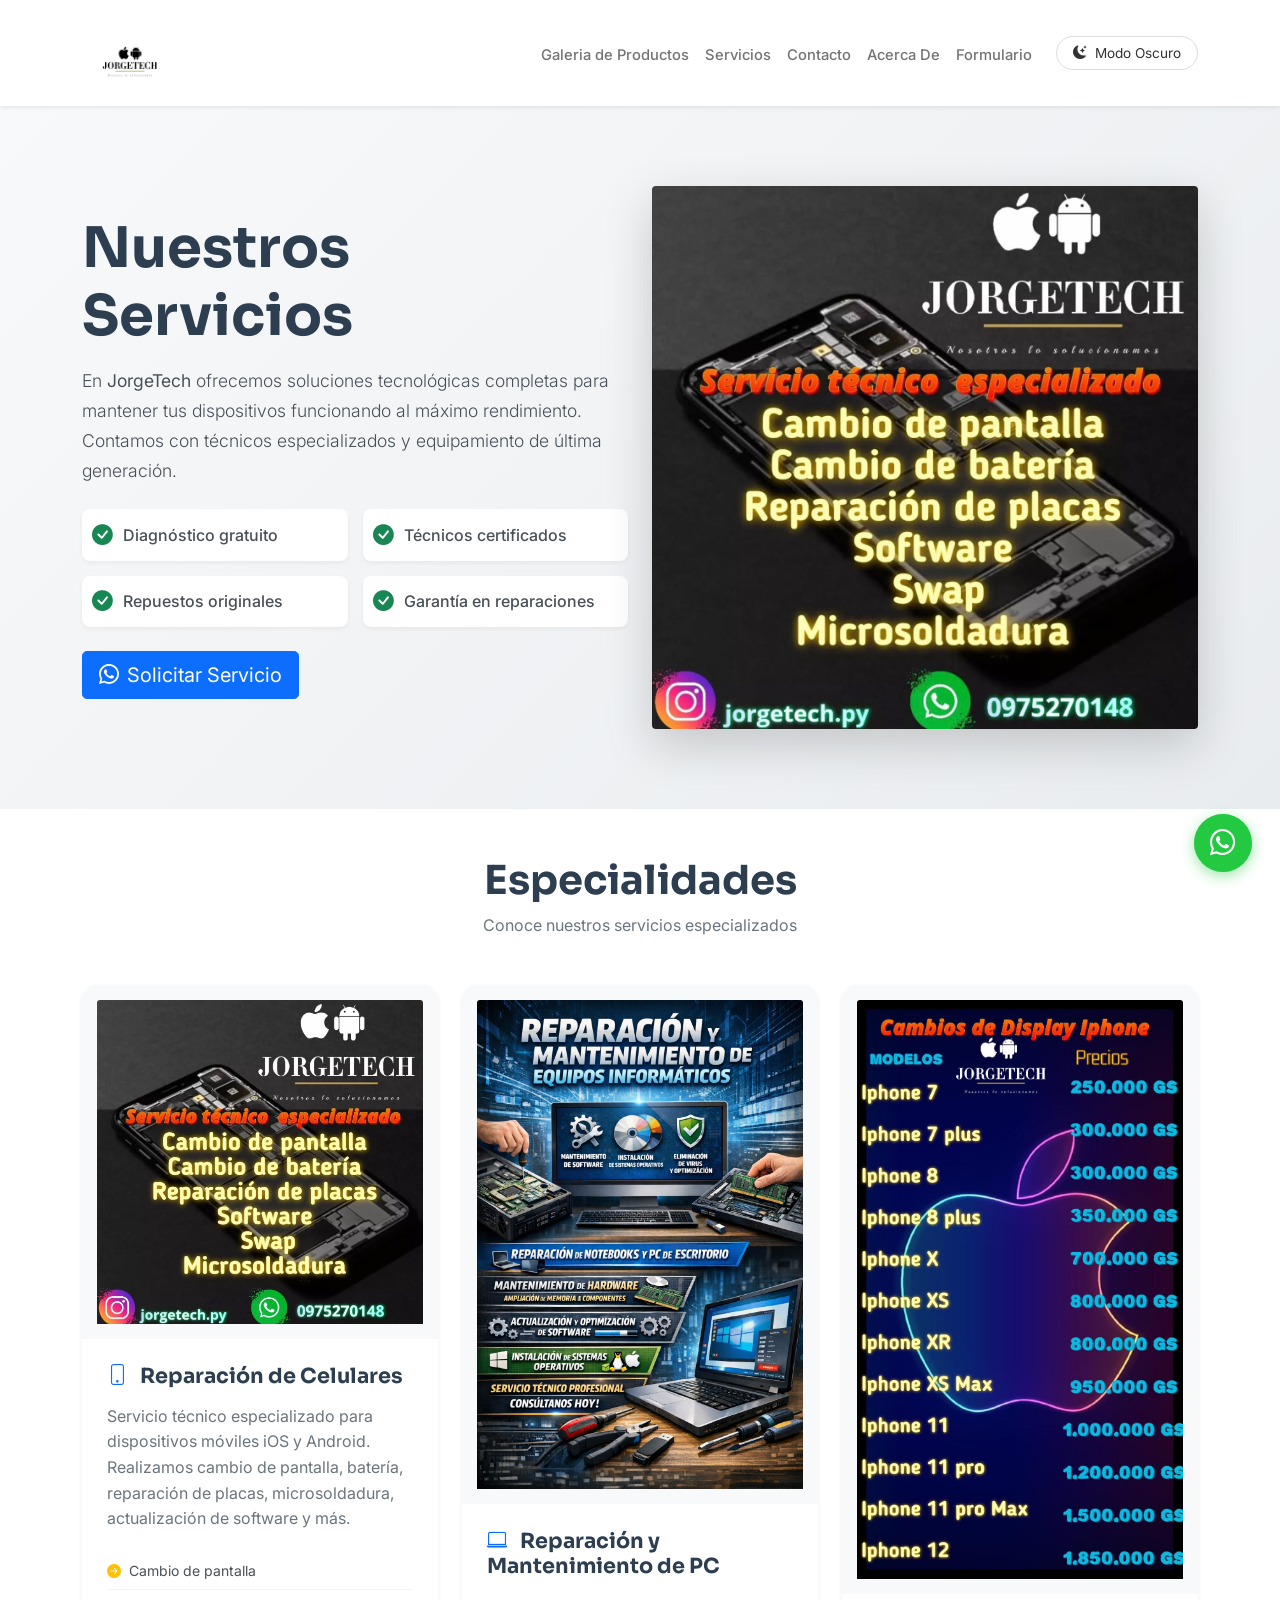
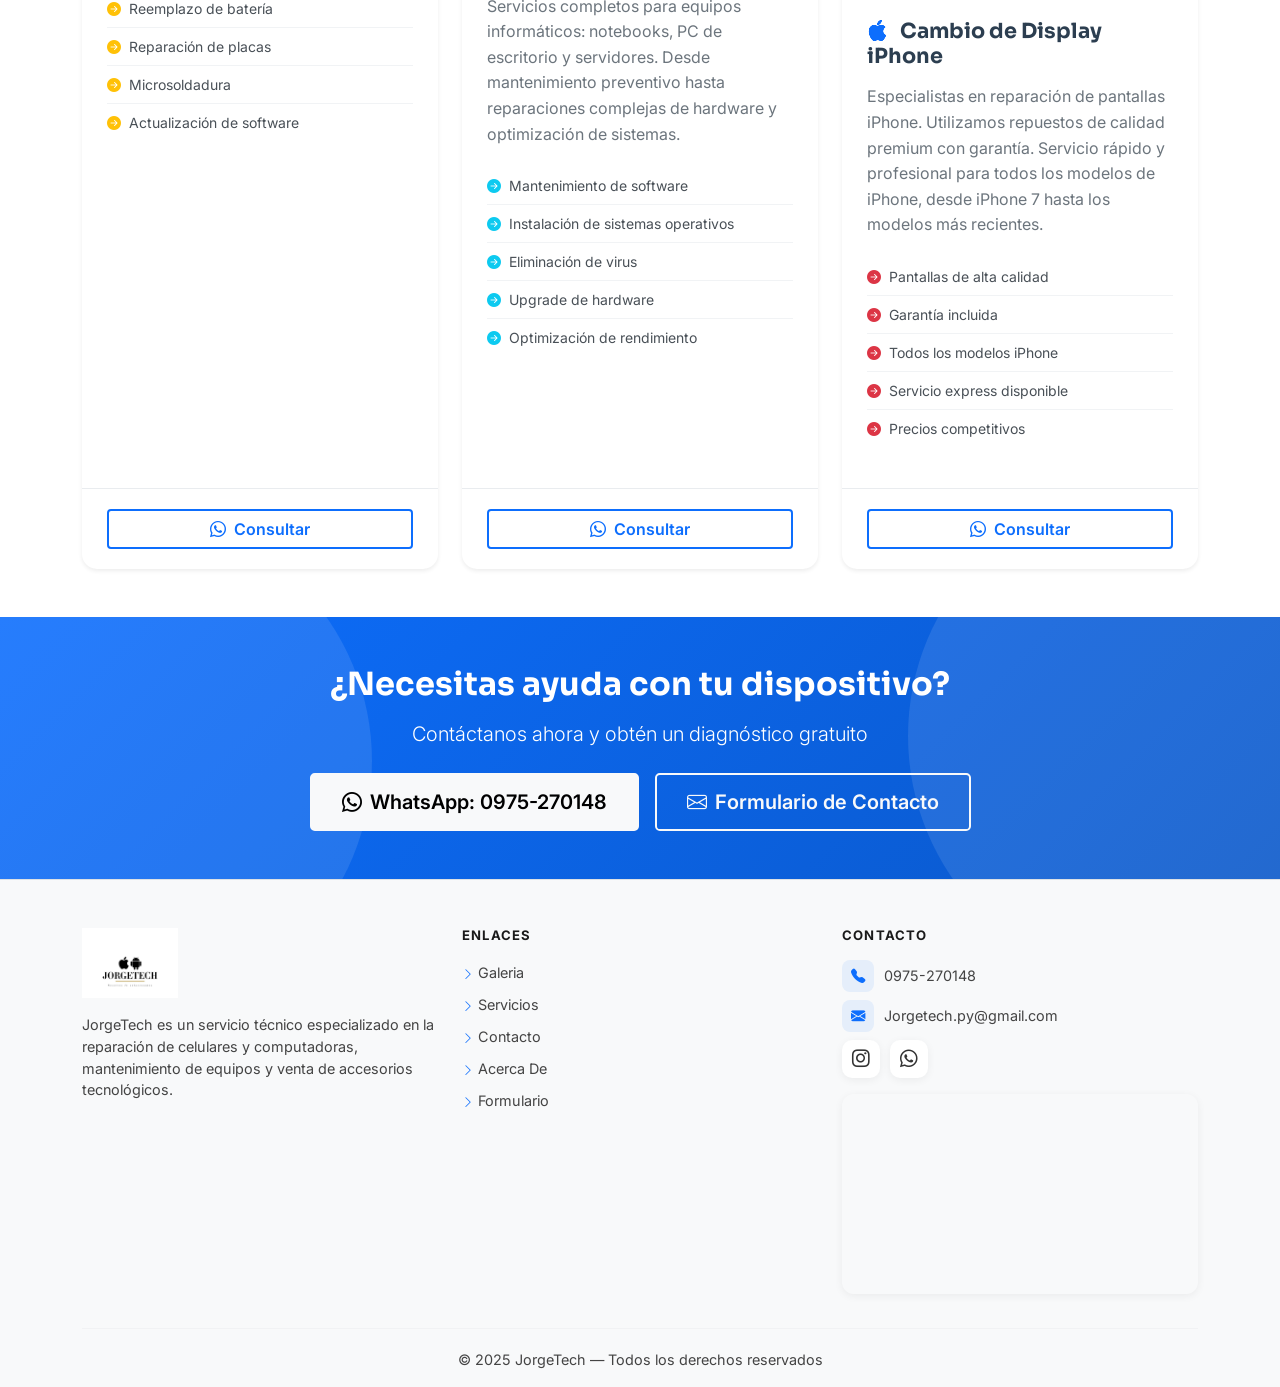
<file: paginas/servicios.html>
<!DOCTYPE html>
<html lang="es">

<head>
    <meta charset="UTF-8">
    <meta name="viewport" content="width=device-width, initial-scale=1.0">
    <title>JorgeTech - Servicios</title>

    <!-- Bootstrap -->
    <link rel="stylesheet" href="../css/bootstrap.min.css">

    <!-- Bootstrap Icons -->
    <link href="https://cdn.jsdelivr.net/npm/bootstrap-icons/font/bootstrap-icons.css" rel="stylesheet">

    <!-- Google Fonts -->
    <link rel="preconnect" href="https://fonts.googleapis.com">
    <link rel="preconnect" href="https://fonts.gstatic.com" crossorigin>
    <link href="https://fonts.googleapis.com/css2?family=Inter:wght@400;500;600&family=Sora:wght@700;800&display=swap"
        rel="stylesheet">

    <!-- CSS GENERAL (Header + Footer) -->
    <link rel="stylesheet" href="../css/style-general.css">

    <!-- CSS ESPECÍFICO DE ESTA PÁGINA -->
    <link rel="stylesheet" href="../css/style-servicios.css">
    <link rel="stylesheet" href="../css/modo-oscuro.css">
</head>

<body>

    <!-- NAVBAR -->
    <header>
        <nav class="navbar navbar-expand-sm navbar-light bg-light shadow-sm">
            <div class="container">
                <a class="navbar-brand" href="../index.html">
                    <img src="../img/logo.jpeg" alt="Logo JorgeTech" height="70">
                </a>

                <button class="navbar-toggler" type="button" data-bs-toggle="collapse" data-bs-target="#menuNav">
                    <span class="navbar-toggler-icon"></span>
                </button>

                <div class="collapse navbar-collapse" id="menuNav">
                    <ul class="navbar-nav ms-auto text-center">
                        <li class="nav-item">
                            <a class="nav-link" href="../paginas/galeria.html">Galeria de Productos</a>
                        </li>
                        <li class="nav-item">
                            <a class="nav-link" href="../paginas/servicios.html">Servicios</a>
                        </li>
                        <li class="nav-item">
                            <a class="nav-link" href="../paginas/contacto.html">Contacto</a>
                        </li>
                        <li class="nav-item">
                            <a class="nav-link" href="../paginas/acerca.html">Acerca De</a>
                        </li>
                        <li class="nav-item">
                            <a class="nav-link" href="../paginas/formulario.html">Formulario</a>
                        </li>
                        <li class="nav-item">
                            <button class="btn btn-modo-oscuro ms-sm-3">
                                <i class="bi bi-moon-stars-fill me-1"></i> Modo Oscuro
                            </button>
                        </li>
                    </ul>
                </div>
            </div>
        </nav>
    </header>

    <main>
        <!-- HERO SECTION -->
        <section class="hero-servicios">
            <div class="container">
                <div class="row align-items-center">
                    <div class="col-lg-6 mb-4 mb-lg-0">
                        <h1 class="display-4 fw-bold mb-3">Nuestros Servicios</h1>
                        <p class="lead mb-4">
                            En <strong>JorgeTech</strong> ofrecemos soluciones tecnológicas completas para mantener tus 
                            dispositivos funcionando al máximo rendimiento. Contamos con técnicos especializados y 
                            equipamiento de última generación.
                        </p>
                        <div class="servicios-features">
                            <div class="feature-item">
                                <i class="bi bi-check-circle-fill text-success"></i>
                                <span>Diagnóstico gratuito</span>
                            </div>
                            <div class="feature-item">
                                <i class="bi bi-check-circle-fill text-success"></i>
                                <span>Técnicos certificados</span>
                            </div>
                            <div class="feature-item">
                                <i class="bi bi-check-circle-fill text-success"></i>
                                <span>Repuestos originales</span>
                            </div>
                            <div class="feature-item">
                                <i class="bi bi-check-circle-fill text-success"></i>
                                <span>Garantía en reparaciones</span>
                            </div>
                        </div>
                        <a href="../paginas/contacto.html" class="btn btn-primary btn-lg mt-4">
                            <i class="bi bi-whatsapp me-2"></i>Solicitar Servicio
                        </a>
                    </div>
                    <div class="col-lg-6">
                        <div class="hero-image-container">
                            <img src="../img/servicio1.jpeg" alt="Servicios JorgeTech" class="img-fluid rounded shadow-lg">
                        </div>
                    </div>
                </div>
            </div>
        </section>

        <!-- SECCIÓN DE SERVICIOS EN CARTAS -->
        <section class="servicios-cards py-5">
            <div class="container">
                <div class="text-center mb-5">
                    <h2 class="fw-bold">Especialidades</h2>
                    <p class="text-muted">Conoce nuestros servicios especializados</p>
                </div>

                <div class="row g-4">
                    <!-- CARTA 1: Reparación de Celulares -->
                    <div class="col-lg-4 col-md-6">
                        <div class="card servicio-card h-100 shadow-sm">
                            <div class="card-img-wrapper">
                                <img src="../img/servicio1.jpeg" class="card-img-top" alt="Reparación de Celulares">
                            </div>
                            <div class="card-body">
                                <h5 class="card-title fw-bold">
                                    <i class="bi bi-phone text-primary me-2"></i>
                                    Reparación de Celulares
                                </h5>
                                <p class="card-text">
                                    Servicio técnico especializado para dispositivos móviles iOS y Android. 
                                    Realizamos cambio de pantalla, batería, reparación de placas, microsoldadura, 
                                    actualización de software y más.
                                </p>
                                <ul class="list-unstyled small">
                                    <li><i class="bi bi-arrow-right-circle-fill text-warning me-2"></i>Cambio de pantalla</li>
                                    <li><i class="bi bi-arrow-right-circle-fill text-warning me-2"></i>Reemplazo de batería</li>
                                    <li><i class="bi bi-arrow-right-circle-fill text-warning me-2"></i>Reparación de placas</li>
                                    <li><i class="bi bi-arrow-right-circle-fill text-warning me-2"></i>Microsoldadura</li>
                                    <li><i class="bi bi-arrow-right-circle-fill text-warning me-2"></i>Actualización de software</li>
                                </ul>
                            </div>
                            <div class="card-footer bg-transparent">
                                <a href="https://wa.me/595975270148?text=Hola,%20necesito%20reparar%20mi%20celular" 
                                   class="btn btn-outline-primary w-100">
                                    <i class="bi bi-whatsapp me-2"></i>Consultar
                                </a>
                            </div>
                        </div>
                    </div>

                    <!-- CARTA 2: Mantenimiento de Computadoras -->
                    <div class="col-lg-4 col-md-6">
                        <div class="card servicio-card h-100 shadow-sm">
                            <div class="card-img-wrapper">
                                <img src="../img/servicio2.jpeg" class="card-img-top" alt="Mantenimiento de Computadoras">
                            </div>
                            <div class="card-body">
                                <h5 class="card-title fw-bold">
                                    <i class="bi bi-laptop text-primary me-2"></i>
                                    Reparación y Mantenimiento de PC
                                </h5>
                                <p class="card-text">
                                    Servicios completos para equipos informáticos: notebooks, PC de escritorio y 
                                    servidores. Desde mantenimiento preventivo hasta reparaciones complejas de hardware 
                                    y optimización de sistemas.
                                </p>
                                <ul class="list-unstyled small">
                                    <li><i class="bi bi-arrow-right-circle-fill text-info me-2"></i>Mantenimiento de software</li>
                                    <li><i class="bi bi-arrow-right-circle-fill text-info me-2"></i>Instalación de sistemas operativos</li>
                                    <li><i class="bi bi-arrow-right-circle-fill text-info me-2"></i>Eliminación de virus</li>
                                    <li><i class="bi bi-arrow-right-circle-fill text-info me-2"></i>Upgrade de hardware</li>
                                    <li><i class="bi bi-arrow-right-circle-fill text-info me-2"></i>Optimización de rendimiento</li>
                                </ul>
                            </div>
                            <div class="card-footer bg-transparent">
                                <a href="https://wa.me/595975270148?text=Hola,%20necesito%20servicio%20para%20mi%20computadora" 
                                   class="btn btn-outline-primary w-100">
                                    <i class="bi bi-whatsapp me-2"></i>Consultar
                                </a>
                            </div>
                        </div>
                    </div>

                    <!-- CARTA 3: Cambio de Display iPhone -->
                    <div class="col-lg-4 col-md-6">
                        <div class="card servicio-card h-100 shadow-sm">
                            <div class="card-img-wrapper">
                                <img src="../img/servicio3.jpeg" class="card-img-top" alt="Cambio de Display iPhone">
                            </div>
                            <div class="card-body">
                                <h5 class="card-title fw-bold">
                                    <i class="bi bi-apple text-primary me-2"></i>
                                    Cambio de Display iPhone
                                </h5>
                                <p class="card-text">
                                    Especialistas en reparación de pantallas iPhone. Utilizamos repuestos de calidad 
                                    premium con garantía. Servicio rápido y profesional para todos los modelos de iPhone, 
                                    desde iPhone 7 hasta los modelos más recientes.
                                </p>
                                <ul class="list-unstyled small">
                                    <li><i class="bi bi-arrow-right-circle-fill text-danger me-2"></i>Pantallas de alta calidad</li>
                                    <li><i class="bi bi-arrow-right-circle-fill text-danger me-2"></i>Garantía incluida</li>
                                    <li><i class="bi bi-arrow-right-circle-fill text-danger me-2"></i>Todos los modelos iPhone</li>
                                    <li><i class="bi bi-arrow-right-circle-fill text-danger me-2"></i>Servicio express disponible</li>
                                    <li><i class="bi bi-arrow-right-circle-fill text-danger me-2"></i>Precios competitivos</li>
                                </ul>
                            </div>
                            <div class="card-footer bg-transparent">
                                <a href="https://wa.me/595975270148?text=Hola,%20necesito%20cambiar%20la%20pantalla%20de%20mi%20iPhone" 
                                   class="btn btn-outline-primary w-100">
                                    <i class="bi bi-whatsapp me-2"></i>Consultar
                                </a>
                            </div>
                        </div>
                    </div>
                </div>
            </div>
        </section>

        <!-- SECCIÓN CTA -->
        <section class="cta-section py-5 bg-primary text-white">
            <div class="container text-center">
                <h2 class="fw-bold mb-3">¿Necesitas ayuda con tu dispositivo?</h2>
                <p class="lead mb-4">Contáctanos ahora y obtén un diagnóstico gratuito</p>
                <div class="d-flex justify-content-center gap-3 flex-wrap">
                    <a href="https://wa.me/595975270148" class="btn btn-light btn-lg">
                        <i class="bi bi-whatsapp me-2"></i>WhatsApp: 0975-270148
                    </a>
                    <a href="../paginas/contacto.html" class="btn btn-outline-light btn-lg">
                        <i class="bi bi-envelope me-2"></i>Formulario de Contacto
                    </a>
                </div>
            </div>
        </section>
    </main>

    <footer class="pt-5 bg-light">
        <div class="container">
            <div class="row">

                <!-- LOGO + DESCRIPCIÓN -->
                <div class="col-md-4 mb-4 text-center text-md-start">
                    <a href="../index.html">
                        <img src="../img/logo.jpeg" alt="JorgeTech" style="max-height: 70px;">
                    </a>
                    <p class="mt-3">
                        JorgeTech es un servicio técnico especializado en la reparación de celulares y computadoras,
                        mantenimiento de equipos y venta de accesorios tecnológicos.
                    </p>
                </div>

                <!-- ENLACES -->
                <div class="col-md-4 mb-4">
                    <h5 class="fw-bold footer-title">enlaces</h5>
                    <ul class="list-unstyled footer-links">
                        <li><a href="../paginas/galeria.html"><i class="bi bi-chevron-right me-1"></i>Galeria</a></li>
                        <li><a href="../paginas/servicios.html"><i class="bi bi-chevron-right me-1"></i>Servicios</a></li>
                        <li><a href="../paginas/contacto.html"><i class="bi bi-chevron-right me-1"></i>Contacto</a></li>
                        <li><a href="../paginas/acerca.html"><i class="bi bi-chevron-right me-1"></i>Acerca De</a></li>
                        <li><a href="../paginas/formulario.html"><i class="bi bi-chevron-right me-1"></i>Formulario</a></li>
                    </ul>
                </div>

                <!-- CONTACTO + MAPA -->
                <div class="col-md-4 mb-4">
                    <h5 class="fw-bold footer-title">contacto</h5>

                    <div class="footer-contact-item">
                        <span class="footer-icon"><i class="bi bi-telephone-fill"></i></span>
                        <span>0975-270148</span>
                    </div>

                    <div class="footer-contact-item">
                        <span class="footer-icon"><i class="bi bi-envelope-fill"></i></span>
                        <span>Jorgetech.py@gmail.com</span>
                    </div>

                    <!-- REDES -->
                    <div class="footer-redes mb-3">
                        <a href="https://www.instagram.com/jorgetech.py" class="footer-red" aria-label="Instagram">
                            <i class="bi bi-instagram"></i>
                        </a>
                        <a href="https://wa.me/595975270148" class="footer-red" aria-label="WhatsApp">
                            <i class="bi bi-whatsapp"></i>
                        </a>
                    </div>

                    <!-- MAPA -->
                    <div class="footer-mapa">
                        <iframe
                            src="https://www.google.com/maps/embed?pb=!1m18!1m12!1m3!1d2742.3326684830863!2d-56.743849525830505!3d-25.5320279369341!2m3!1f0!2f0!3f0!3m2!1i1024!2i768!4f13.1!3m3!1m2!1s0x945e9700b340bd8d%3A0x7434080cc7e0521c!2sJorgetech!5e1!3m2!1ses-419!2sus!4v1770144434895!5m2!1ses-419!2sus"
                            width="100%" height="200" style="border:0;" allowfullscreen="" loading="lazy"
                            referrerpolicy="no-referrer-when-downgrade">
                        </iframe>
                    </div>
                </div>

            </div>

            <hr class="footer-hr">

            <!-- COPYRIGHT -->
            <div class="text-center pb-3">
                <small>
                    © 2025 JorgeTech — Todos los derechos reservados
                </small>
            </div>
        </div>
    </footer>

    <!-- BOTÓN WHATSAPP -->
    <a href="https://wa.me/595975270148?text=Hola%20JorgeTech%2C%20necesito%20soporte" class="btn-whatsapp"
        target="_blank" aria-label="Contactar por WhatsApp">
        <i class="bi bi-whatsapp"></i>
    </a>


    <script src="../js/bootstrap.bundle.min.js"></script>
    <script src="../js/modo-oscuro.js"></script>
</body>

</html>
</file>
<file: css/style-index.css>
/* ======================
   VARIABLES
====================== */

:root {
    --clr-primary: #0d6efd;
    --clr-primary-dark: #0a58ca;
    --clr-text: #333;
    --clr-text-light: #555;
    --clr-bg: #f5f6f8;
    --clr-white: #ffffff;
    --clr-footer-bg: #eef0f3;
    --clr-footer-text: #444;
    --font-display: 'Sora', sans-serif;
    --font-body: 'Inter', "Segoe UI", Arial, sans-serif;
    --radius: 12px;
    --shadow-sm: 0 2px 8px rgba(0,0,0,0.06);
    --shadow-md: 0 4px 16px rgba(0,0,0,0.10);
    --transition: 0.25s ease;
}

/* ======================
   BASE
====================== */

body {
    margin: 0;
    font-family: var(--font-body);
    background-color: var(--clr-bg);
    color: var(--clr-text);
    -webkit-font-smoothing: antialiased;
}

/* ======================
   NAVBAR
====================== */

.navbar {
    background-color: var(--clr-white) !important;
    padding: 0.8rem 0;
    position: sticky;
    top: 0;
    z-index: 1030;
}

.navbar .nav-link {
    color: var(--clr-text);
    font-weight: 500;
    font-size: 0.92rem;
    position: relative;
    padding-bottom: 4px;
    transition: color var(--transition);
}

.navbar .nav-link::after {
    content: '';
    position: absolute;
    bottom: 0;
    left: 50%;
    transform: translateX(-50%);
    width: 0;
    height: 2px;
    background-color: var(--clr-primary);
    border-radius: 2px;
    transition: width var(--transition);
}

.navbar .nav-link:hover {
    color: var(--clr-primary);
}

.navbar .nav-link:hover::after {
    width: 70%;
}

/* Botón modo oscuro */
.btn-modo-oscuro {
    font-size: 0.85rem;
    padding: 6px 16px;
    border-radius: 20px;
    border-color: #ddd;
    color: var(--clr-text);
    background: transparent;
    transition: all var(--transition);
}

.btn-modo-oscuro:hover {
    background-color: #222;
    color: #fff;
    border-color: #222;
}

/* ======================
   HERO
====================== */

.hero {
    min-height: 80vh;
    background: linear-gradient(135deg, var(--clr-white) 0%, #e9ecef 100%);
    display: flex;
    align-items: center;
    position: relative;
    overflow: hidden;
}

/* Círculo decorativo de fondo */
.hero::before {
    content: '';
    position: absolute;
    top: -120px;
    right: -120px;
    width: 400px;
    height: 400px;
    background: radial-gradient(circle, rgba(13,110,253,0.06) 0%, transparent 70%);
    border-radius: 50%;
    pointer-events: none;
}

.hero::after {
    content: '';
    position: absolute;
    bottom: -80px;
    left: -80px;
    width: 280px;
    height: 280px;
    background: radial-gradient(circle, rgba(13,110,253,0.05) 0%, transparent 70%);
    border-radius: 50%;
    pointer-events: none;
}

/* Badge / etiqueta */
.hero-badge {
    display: inline-block;
    background: rgba(13,110,253,0.08);
    color: var(--clr-primary);
    font-size: 0.82rem;
    font-weight: 600;
    padding: 6px 16px;
    border-radius: 20px;
    margin-bottom: 18px;
    letter-spacing: 0.3px;
}

.hero h1 {
    font-family: var(--font-display);
    font-size: 2.8rem;
    font-weight: 800;
    color: #1a1a1a;
    line-height: 1.15;
    position: relative;
    z-index: 1;
}

.hero p {
    font-size: 1.1rem;
    color: var(--clr-text-light);
    max-width: 560px;
    margin: 0 auto;
    position: relative;
    z-index: 1;
}

/* ======================
   BOTONES HERO
====================== */

.hero-buttons {
    display: flex;
    justify-content: center;
    gap: 12px;
    flex-wrap: wrap;
    position: relative;
    z-index: 1;
}

.btn-primary {
    background-color: var(--clr-primary);
    border: none;
    padding: 13px 32px;
    border-radius: 30px;
    font-weight: 600;
    font-size: 0.95rem;
    box-shadow: 0 4px 12px rgba(13,110,253,0.35);
    transition: all var(--transition);
}

.btn-primary:hover {
    background-color: var(--clr-primary-dark);
    box-shadow: 0 6px 18px rgba(13,110,253,0.40);
    transform: translateY(-2px);
}

.btn-secondary-outline {
    background: transparent;
    border: 2px solid #ccc;
    color: var(--clr-text);
    padding: 11px 32px;
    border-radius: 30px;
    font-weight: 600;
    font-size: 0.95rem;
    transition: all var(--transition);
}

.btn-secondary-outline:hover {
    border-color: var(--clr-primary);
    color: var(--clr-primary);
    transform: translateY(-2px);
}

/* ======================
   FOOTER
====================== */

footer {
    background-color: var(--clr-footer-bg);
    border-top: 1px solid #dde1e5;
}

.footer-title {
    color: #1a1a1a;
    font-family: var(--font-body);
    font-size: 0.82rem;
    text-transform: uppercase;
    letter-spacing: 1.2px;
    margin-bottom: 16px;
}

footer p,
footer small {
    color: var(--clr-footer-text);
    font-size: 0.9rem;
}

/* ENLACES */
.footer-links {
    list-style: none;
}

.footer-links li {
    margin-bottom: 8px;
}

.footer-links a {
    color: var(--clr-footer-text);
    text-decoration: none;
    font-size: 0.9rem;
    transition: color var(--transition), padding-left var(--transition);
}

.footer-links a .bi-chevron-right {
    font-size: 0.75rem;
    color: var(--clr-primary);
}

.footer-links a:hover {
    color: var(--clr-primary);
    padding-left: 4px;
}

/* CONTACTO ITEMS */
.footer-contact-item {
    display: flex;
    align-items: center;
    gap: 10px;
    margin-bottom: 8px;
    font-size: 0.9rem;
    color: var(--clr-footer-text);
}

.footer-icon {
    display: flex;
    align-items: center;
    justify-content: center;
    width: 32px;
    height: 32px;
    background: rgba(13,110,253,0.08);
    border-radius: 8px;
    color: var(--clr-primary);
    font-size: 0.9rem;
}

/* REDES SOCIALES */
.footer-redes {
    display: flex;
    gap: 10px;
    margin-top: 4px;
}

.footer-red {
    display: flex;
    align-items: center;
    justify-content: center;
    width: 38px;
    height: 38px;
    border-radius: 10px;
    background: #fff;
    color: var(--clr-text);
    box-shadow: var(--shadow-sm);
    text-decoration: none;
    font-size: 1.1rem;
    transition: all var(--transition);
}

.footer-red:hover {
    background-color: var(--clr-primary);
    color: #fff;
    box-shadow: var(--shadow-md);
    transform: translateY(-2px);
}

/* MAPA */
.footer-mapa {
    border-radius: var(--radius);
    overflow: hidden;
    box-shadow: var(--shadow-sm);
    margin-top: 8px;
}

.footer-mapa iframe {
    display: block;
}

/* LÍNEA DIVISORA */
.footer-hr {
    border: none;
    border-top: 1px solid #dde1e5;
    margin: 10px 0 18px;
}

/* ======================
   WHATSAPP FLOTANTE
====================== */

.btn-whatsapp {
    position: fixed;
    bottom: 28px;
    right: 28px;
    width: 58px;
    height: 58px;
    display: flex;
    align-items: center;
    justify-content: center;
    background-color: #25c943;
    color: #fff;
    border-radius: 50%;
    font-size: 1.6rem;
    text-decoration: none;
    box-shadow: 0 4px 14px rgba(37,201,67,0.45);
    transition: all var(--transition);
    z-index: 999;
}

.btn-whatsapp:hover {
    background-color: #1da838;
    box-shadow: 0 6px 20px rgba(37,201,67,0.50);
    transform: scale(1.08);
    color: #fff;
}

/* Animación de pulso sutil */
.btn-whatsapp::before {
    content: '';
    position: absolute;
    width: 100%;
    height: 100%;
    border-radius: 50%;
    background: rgba(37,201,67,0.4);
    animation: pulso 2s infinite;
    z-index: -1;
}

@keyframes pulso {
    0% { transform: scale(1); opacity: 0.6; }
    100% { transform: scale(1.55); opacity: 0; }
}

/* ======================
   RESPONSIVE
====================== */

@media (max-width: 576px) {
    .hero h1 {
        font-size: 2rem;
    }

    .hero-buttons {
        flex-direction: column;
        align-items: center;
    }

    .btn-primary,
    .btn-secondary-outline {
        width: 100%;
        max-width: 260px;
        text-align: center;
    }
}
</file>
<file: css/modo-oscuro.css>
/* ========================================
   ESTILOS MODO OSCURO - GLOBAL
   ======================================== */

/* Variables de colores para modo oscuro */
[data-theme="dark"] {
    --bg-primary: #1a1a1a;
    --bg-secondary: #2d2d2d;
    --bg-light: #3a3a3a;
    --text-primary: #f8f9fa;
    --text-secondary: #adb5bd;
    --border-color: #495057;
}

/* BODY Y MAIN */
[data-theme="dark"] body {
    background-color: var(--bg-primary);
    color: var(--text-primary);
}

[data-theme="dark"] main {
    background-color: var(--bg-primary);
    color: var(--text-primary);
}

/* SECCIONES GENERALES */
[data-theme="dark"] section {
    background-color: var(--bg-primary);
    color: var(--text-primary);
}

[data-theme="dark"] .container {
    color: var(--text-primary);
}

/* TÍTULOS */
[data-theme="dark"] h1,
[data-theme="dark"] h2,
[data-theme="dark"] h3,
[data-theme="dark"] h4,
[data-theme="dark"] h5,
[data-theme="dark"] h6 {
    color: var(--text-primary);
}

/* PÁRRAFOS Y TEXTOS */
[data-theme="dark"] p {
    color: var(--text-secondary);
}

[data-theme="dark"] .lead {
    color: var(--text-secondary);
}

[data-theme="dark"] strong {
    color: var(--text-primary);
}

/* NAVBAR */
[data-theme="dark"] .navbar {
    background-color: var(--bg-secondary) !important;
    border-bottom: 1px solid var(--border-color);
}

[data-theme="dark"] .navbar-light .navbar-nav .nav-link {
    color: var(--text-primary);
}

[data-theme="dark"] .navbar-light .navbar-nav .nav-link:hover {
    color: #0d6efd;
}

[data-theme="dark"] .navbar-toggler {
    background-color: var(--bg-light);
    border-color: var(--border-color);
}

[data-theme="dark"] .navbar-toggler-icon {
    filter: invert(1);
}

/* BOTÓN MODO OSCURO */
[data-theme="dark"] .btn-modo-oscuro {
    background-color: var(--bg-light);
    color: var(--text-primary);
    border: 1px solid var(--border-color);
}

[data-theme="dark"] .btn-modo-oscuro:hover {
    background-color: #495057;
    color: #fff;
}

/* ===============================================
   HERO SECTION - CORREGIDO
   =============================================== */

/* Hero principal (index.html) */
[data-theme="dark"] .hero {
    background: linear-gradient(135deg, #1a1a1a 0%, #2d2d2d 100%) !important;
}

[data-theme="dark"] .hero::before {
    background: radial-gradient(circle, rgba(100,150,255,0.08) 0%, transparent 70%) !important;
}

[data-theme="dark"] .hero::after {
    background: radial-gradient(circle, rgba(100,150,255,0.06) 0%, transparent 70%) !important;
}

[data-theme="dark"] .hero-badge {
    background: rgba(110,168,254,0.15);
    color: #6ea8fe;
}

[data-theme="dark"] .hero h1 {
    color: var(--text-primary);
}

[data-theme="dark"] .hero p {
    color: var(--text-secondary);
}

/* Hero de servicios */
[data-theme="dark"] .hero-servicios {
    background: linear-gradient(135deg, #1a1a1a 0%, #2d2d2d 100%) !important;
}

[data-theme="dark"] .hero-servicios h1 {
    color: var(--text-primary);
}

[data-theme="dark"] .hero-servicios .lead {
    color: var(--text-secondary);
}

[data-theme="dark"] .feature-item {
    background: var(--bg-secondary);
    border: 1px solid var(--border-color);
}

[data-theme="dark"] .feature-item span {
    color: var(--text-secondary);
}

/* ===============================================
   PÁGINA DE GALERÍA - PRODUCTOS
   =============================================== */

/* Hero de productos/galería */
[data-theme="dark"] .productos-hero {
    background: linear-gradient(135deg, #1a1a1a 0%, #2d2d2d 100%) !important;
}

[data-theme="dark"] .productos-hero::before {
    background: radial-gradient(circle, rgba(100,150,255,0.08) 0%, transparent 70%) !important;
}

[data-theme="dark"] .productos-badge {
    background: rgba(110,168,254,0.15);
    color: #6ea8fe;
}

[data-theme="dark"] .productos-hero h1 {
    color: var(--text-primary);
}

[data-theme="dark"] .productos-subtitle {
    color: var(--text-secondary);
}

/* Filtros de productos */
[data-theme="dark"] .btn-filter {
    background: transparent;
    border-color: var(--border-color);
    color: var(--text-primary);
}

[data-theme="dark"] .btn-filter:hover {
    border-color: #6ea8fe;
    color: #6ea8fe;
}

[data-theme="dark"] .btn-filter.active {
    background: #0d6efd;
    border-color: #0d6efd;
    color: #fff;
}

/* Cards de productos */
[data-theme="dark"] .producto-card {
    background: var(--bg-secondary);
    border: 1px solid var(--border-color);
    box-shadow: 0 2px 8px rgba(0,0,0,0.3);
}

[data-theme="dark"] .producto-card:hover {
    box-shadow: 0 4px 16px rgba(255,255,255,0.1);
}

[data-theme="dark"] .producto-img {
    background: var(--bg-light) !important;
}

[data-theme="dark"] .producto-nombre {
    color: var(--text-primary);
}

[data-theme="dark"] .producto-precio {
    color: #6ea8fe;
}

[data-theme="dark"] .btn-view {
    background: var(--bg-secondary);
    color: #6ea8fe;
    border: 1px solid var(--border-color);
}

[data-theme="dark"] .btn-view:hover {
    background: #0d6efd;
    color: #fff;
}

/* Lightbox/Modal */
[data-theme="dark"] .lightbox-overlay {
    background: rgba(0, 0, 0, 0.95);
}

[data-theme="dark"] .lightbox-inner {
    background: var(--bg-secondary);
}

[data-theme="dark"] .lightbox-img {
    background: var(--bg-light) !important;
}

[data-theme="dark"] .lightbox-nombre {
    color: var(--text-primary);
}

[data-theme="dark"] .lightbox-precio {
    color: #6ea8fe;
}

[data-theme="dark"] .lightbox-close {
    background: var(--bg-light);
    color: var(--text-primary);
}

[data-theme="dark"] .lightbox-close:hover {
    background: #0d6efd;
    color: #fff;
}

[data-theme="dark"] .lightbox-prev,
[data-theme="dark"] .lightbox-next {
    background: var(--bg-light);
    color: var(--text-primary);
}

[data-theme="dark"] .lightbox-prev:hover,
[data-theme="dark"] .lightbox-next:hover {
    background: #0d6efd;
    color: #fff;
}

/* ===============================================
   PÁGINA DE FORMULARIO
   =============================================== */

/* Hero del formulario */
[data-theme="dark"] .formulario-hero {
    background: linear-gradient(135deg, #1a1a1a 0%, #2d2d2d 100%) !important;
}

[data-theme="dark"] .formulario-hero::before {
    background: radial-gradient(circle, rgba(100,150,255,0.08) 0%, transparent 70%) !important;
}

[data-theme="dark"] .formulario-badge {
    background: rgba(110,168,254,0.15);
    color: #6ea8fe;
}

[data-theme="dark"] .formulario-hero h1 {
    color: var(--text-primary);
}

[data-theme="dark"] .formulario-subtitle {
    color: var(--text-secondary);
}

/* Info box */
[data-theme="dark"] .info-box {
    background: linear-gradient(135deg, #1e3a5f 0%, #2c5282 100%);
    border-left-color: #6ea8fe;
}

[data-theme="dark"] .info-content h5 {
    color: var(--text-primary);
}

[data-theme="dark"] .info-content p {
    color: var(--text-secondary);
}

/* Card del formulario */
[data-theme="dark"] .formulario-card {
    background: var(--bg-secondary);
    border: 1px solid var(--border-color);
    box-shadow: 0 4px 16px rgba(0,0,0,0.3);
}

/* Selector de tipo */
[data-theme="dark"] .btn-tipo {
    background: var(--bg-light);
    border-color: var(--border-color);
    color: var(--text-primary);
}

[data-theme="dark"] .btn-tipo:hover {
    background: var(--bg-secondary);
    border-color: #6ea8fe;
}

[data-theme="dark"] .btn-check:checked + .btn-tipo {
    background: #0d6efd;
    border-color: #0d6efd;
    color: #fff;
}

/* Títulos de sección */
[data-theme="dark"] .form-section-title {
    color: var(--text-primary);
    border-bottom-color: var(--border-color);
}

/* Botones de contacto alternativo */
[data-theme="dark"] .contacto-alternativo strong {
    color: var(--text-primary);
}

[data-theme="dark"] .btn-contacto.whatsapp {
    box-shadow: 0 2px 8px rgba(37, 211, 102, 0.3);
}

[data-theme="dark"] .btn-contacto.telefono {
    background: linear-gradient(135deg, #0d6efd 0%, #0a58ca 100%);
    box-shadow: 0 2px 8px rgba(13, 110, 253, 0.3);
}

[data-theme="dark"] .btn-contacto.email {
    box-shadow: 0 2px 8px rgba(108, 117, 125, 0.3);
}

/* Alertas */
[data-theme="dark"] .alert-success {
    background: linear-gradient(135deg, #1e4620 0%, #2d5a2f 100%);
    color: #a3e9a4;
    border: 1px solid #2d5a2f;
}

[data-theme="dark"] .alert-danger {
    background: linear-gradient(135deg, #5c1f1f 0%, #7a2828 100%);
    color: #f8d7da;
    border: 1px solid #7a2828;
}

/* ===============================================
   PÁGINA DE CONTACTO
   =============================================== */

/* Hero de contacto */
[data-theme="dark"] .contacto-hero {
    background: linear-gradient(135deg, #1a1a1a 0%, #2d2d2d 100%) !important;
}

[data-theme="dark"] .contacto-hero::before {
    background: radial-gradient(circle at 20% 50%, rgba(100,150,255,0.08) 0%, transparent 50%),
                radial-gradient(circle at 80% 80%, rgba(100,150,255,0.06) 0%, transparent 50%) !important;
}

[data-theme="dark"] .contacto-badge {
    background: rgba(110,168,254,0.15);
    border-color: rgba(110,168,254,0.3);
    color: #6ea8fe;
}

[data-theme="dark"] .contacto-hero h1 {
    color: var(--text-primary);
}

[data-theme="dark"] .contacto-subtitle {
    color: var(--text-secondary);
}

/* Tarjetas de contacto */
[data-theme="dark"] .contacto-card {
    background: var(--bg-secondary);
    border-color: var(--border-color);
    box-shadow: 0 4px 16px rgba(0,0,0,0.4);
}

[data-theme="dark"] .contacto-card:hover {
    box-shadow: 0 20px 40px rgba(0, 0, 0, 0.5);
}

[data-theme="dark"] .contacto-card::before {
    opacity: 0.1;
}

[data-theme="dark"] .contacto-card h3 {
    color: var(--text-primary);
}

[data-theme="dark"] .contacto-info {
    color: var(--text-secondary);
}

[data-theme="dark"] .contacto-description {
    color: #adb5bd;
}

/* Iconos de las tarjetas - mantener colores originales */
[data-theme="dark"] .contacto-card.whatsapp .contacto-icon,
[data-theme="dark"] .contacto-card.telefono .contacto-icon,
[data-theme="dark"] .contacto-card.email .contacto-icon,
[data-theme="dark"] .contacto-card.instagram .contacto-icon {
    /* Los gradientes se mantienen igual para que los iconos resalten */
    filter: brightness(0.9);
}

/* Botones de las tarjetas - mantener colores originales pero ajustar */
[data-theme="dark"] .btn-contacto-card {
    box-shadow: 0 4px 12px rgba(0,0,0,0.3);
}

[data-theme="dark"] .contacto-card.whatsapp .btn-contacto-card:hover,
[data-theme="dark"] .contacto-card.telefono .btn-contacto-card:hover,
[data-theme="dark"] .contacto-card.email .btn-contacto-card:hover,
[data-theme="dark"] .contacto-card.instagram .btn-contacto-card:hover {
    box-shadow: 0 6px 20px rgba(0,0,0,0.4);
}

/* Horarios de atención */
[data-theme="dark"] .horario-card {
    background: var(--bg-secondary);
    border: 1px solid var(--border-color);
    box-shadow: 0 10px 30px rgba(0, 0, 0, 0.4);
}

[data-theme="dark"] .horario-icon {
    background: linear-gradient(135deg, #0d6efd, #0a58ca);
}

[data-theme="dark"] .horario-card h4 {
    color: var(--text-primary);
}

[data-theme="dark"] .horario-item {
    background: var(--bg-light);
    border-left-color: #0d6efd;
}

[data-theme="dark"] .horario-dia {
    color: var(--text-primary);
}

[data-theme="dark"] .horario-hora {
    color: var(--text-secondary);
}

/* Ubicación */
[data-theme="dark"] .ubicacion-badge {
    background: linear-gradient(135deg, #0d6efd, #0a58ca);
}

[data-theme="dark"] .mapa-container {
    box-shadow: 0 10px 30px rgba(0, 0, 0, 0.5);
}

[data-theme="dark"] .mapa-overlay {
    background: var(--bg-secondary);
    border: 1px solid var(--border-color);
    box-shadow: 0 5px 20px rgba(0, 0, 0, 0.6);
}

[data-theme="dark"] .mapa-info strong {
    color: var(--text-primary);
}

[data-theme="dark"] .mapa-info p {
    color: var(--text-secondary);
}

[data-theme="dark"] .mapa-info i {
    color: #6ea8fe;
}

/* CTA Section de contacto */
[data-theme="dark"] .cta-section {
    background: linear-gradient(135deg, #0a58ca 0%, #084298 100%) !important;
}

[data-theme="dark"] .cta-section h2 {
    color: var(--text-primary);
}

[data-theme="dark"] .cta-section p {
    color: rgba(255,255,255,0.9);
}

[data-theme="dark"] .btn-cta {
    background: white;
    color: #0d6efd;
    box-shadow: 0 10px 30px rgba(0, 0, 0, 0.5);
}

[data-theme="dark"] .btn-cta:hover {
    background: #f8f9fa;
    color: #0a58ca;
    box-shadow: 0 15px 40px rgba(0, 0, 0, 0.6);
}

/* SECCIÓN DE SERVICIOS */
[data-theme="dark"] .servicios-cards {
    background: var(--bg-primary) !important;
}

[data-theme="dark"] .servicios-cards h2 {
    color: var(--text-primary);
}

[data-theme="dark"] .text-muted {
    color: var(--text-secondary) !important;
}

/* CARDS DE SERVICIOS */
[data-theme="dark"] .servicio-card {
    background: var(--bg-secondary);
    border: 1px solid var(--border-color);
}

[data-theme="dark"] .servicio-card:hover {
    box-shadow: 0 10px 30px rgba(255,255,255,0.1) !important;
}

[data-theme="dark"] .card-img-wrapper {
    background: var(--bg-light);
}

[data-theme="dark"] .servicio-card .card-title {
    color: var(--text-primary);
}

[data-theme="dark"] .servicio-card .card-text {
    color: var(--text-secondary);
}

[data-theme="dark"] .servicio-card ul li {
    color: var(--text-secondary);
    border-bottom-color: var(--border-color);
}

[data-theme="dark"] .servicio-card .card-footer {
    border-top-color: var(--border-color);
    background-color: transparent;
}

[data-theme="dark"] .btn-outline-primary {
    color: #6ea8fe;
    border-color: #6ea8fe;
}

[data-theme="dark"] .btn-outline-primary:hover {
    background-color: #0d6efd;
    border-color: #0d6efd;
    color: #fff;
}

/* CARDS GENÉRICAS (Bootstrap) */
[data-theme="dark"] .card {
    background-color: var(--bg-secondary);
    border-color: var(--border-color);
    color: var(--text-primary);
}

[data-theme="dark"] .card-header {
    background-color: var(--bg-light);
    border-bottom-color: var(--border-color);
    color: var(--text-primary);
}

[data-theme="dark"] .card-body {
    color: var(--text-primary);
}

[data-theme="dark"] .card-title {
    color: var(--text-primary);
}

[data-theme="dark"] .card-text {
    color: var(--text-secondary);
}

/* GALERÍA (si existe) */
[data-theme="dark"] .galeria-item {
    background-color: var(--bg-secondary);
    border: 1px solid var(--border-color);
}

[data-theme="dark"] .galeria-item:hover {
    box-shadow: 0 4px 12px rgba(255,255,255,0.1);
}

/* FORMULARIOS */
[data-theme="dark"] .form-control {
    background-color: var(--bg-light);
    color: var(--text-primary);
    border-color: var(--border-color);
}

[data-theme="dark"] .form-control:focus {
    background-color: var(--bg-secondary);
    border-color: #0d6efd;
    color: var(--text-primary);
    box-shadow: 0 0 0 0.25rem rgba(13, 110, 253, 0.25);
}

[data-theme="dark"] .form-control::placeholder {
    color: #6c757d;
}

[data-theme="dark"] .form-label {
    color: var(--text-primary);
}

[data-theme="dark"] .form-select {
    background-color: var(--bg-light);
    color: var(--text-primary);
    border-color: var(--border-color);
}

[data-theme="dark"] .form-select:focus {
    background-color: var(--bg-secondary);
    border-color: #0d6efd;
    color: var(--text-primary);
}

[data-theme="dark"] textarea.form-control {
    background-color: var(--bg-light);
    color: var(--text-primary);
}

/* BOTONES */
[data-theme="dark"] .btn-primary {
    background-color: #0d6efd;
    border-color: #0d6efd;
}

[data-theme="dark"] .btn-primary:hover {
    background-color: #0b5ed7;
    border-color: #0a58ca;
}

[data-theme="dark"] .btn-secondary {
    background-color: var(--bg-light);
    border-color: var(--border-color);
}

[data-theme="dark"] .btn-secondary-outline {
    background: transparent;
    border-color: var(--border-color);
    color: var(--text-primary);
}

[data-theme="dark"] .btn-secondary-outline:hover {
    border-color: #6ea8fe;
    color: #6ea8fe;
}

[data-theme="dark"] .btn-light {
    background-color: var(--bg-secondary);
    border-color: var(--border-color);
    color: var(--text-primary);
}

[data-theme="dark"] .btn-light:hover {
    background-color: var(--bg-light);
    color: var(--text-primary);
}

/* LISTAS */
[data-theme="dark"] ul,
[data-theme="dark"] ol {
    color: var(--text-secondary);
}

[data-theme="dark"] .list-group-item {
    background-color: var(--bg-secondary);
    border-color: var(--border-color);
    color: var(--text-primary);
}

[data-theme="dark"] .list-group-item:hover {
    background-color: var(--bg-light);
}

/* BADGES */
[data-theme="dark"] .badge {
    background-color: var(--bg-light);
    color: var(--text-primary);
}

/* ALERTS */
[data-theme="dark"] .alert {
    background-color: var(--bg-secondary);
    border-color: var(--border-color);
    color: var(--text-primary);
}

/* MODALS */
[data-theme="dark"] .modal-content {
    background-color: var(--bg-secondary);
    color: var(--text-primary);
}

[data-theme="dark"] .modal-header {
    border-bottom-color: var(--border-color);
}

[data-theme="dark"] .modal-footer {
    border-top-color: var(--border-color);
}

[data-theme="dark"] .close {
    color: var(--text-primary);
}

/* FOOTER */
[data-theme="dark"] footer {
    background-color: var(--bg-secondary) !important;
    border-top: 1px solid var(--border-color);
}

[data-theme="dark"] footer .footer-title {
    color: var(--text-primary);
}

[data-theme="dark"] footer p,
[data-theme="dark"] footer .footer-contact-item,
[data-theme="dark"] footer .footer-links a {
    color: var(--text-secondary);
}

[data-theme="dark"] footer .footer-links a:hover {
    color: #0d6efd;
}

[data-theme="dark"] .footer-hr {
    border-color: var(--border-color);
}

[data-theme="dark"] .footer-red {
    background-color: var(--bg-light);
    border: 1px solid var(--border-color);
}

[data-theme="dark"] .footer-red:hover {
    background-color: #0d6efd;
    border-color: #0d6efd;
}

[data-theme="dark"] footer small {
    color: var(--text-secondary);
}

/* BOTÓN WHATSAPP */
[data-theme="dark"] .btn-whatsapp {
    background-color: #25D366;
    box-shadow: 0 4px 12px rgba(37, 211, 102, 0.4);
}

/* BREADCRUMBS */
[data-theme="dark"] .breadcrumb {
    background-color: var(--bg-secondary);
}

[data-theme="dark"] .breadcrumb-item a {
    color: #6ea8fe;
}

[data-theme="dark"] .breadcrumb-item.active {
    color: var(--text-secondary);
}

/* PAGINATION */
[data-theme="dark"] .page-link {
    background-color: var(--bg-secondary);
    border-color: var(--border-color);
    color: var(--text-primary);
}

[data-theme="dark"] .page-link:hover {
    background-color: var(--bg-light);
    color: var(--text-primary);
}

[data-theme="dark"] .page-item.active .page-link {
    background-color: #0d6efd;
    border-color: #0d6efd;
}

/* TABLAS */
[data-theme="dark"] table {
    color: var(--text-primary);
}

[data-theme="dark"] .table {
    color: var(--text-primary);
    border-color: var(--border-color);
}

[data-theme="dark"] .table thead {
    background-color: var(--bg-secondary);
    color: var(--text-primary);
}

[data-theme="dark"] .table tbody tr {
    border-bottom-color: var(--border-color);
}

[data-theme="dark"] .table tbody tr:hover {
    background-color: var(--bg-light);
}

[data-theme="dark"] .table-striped tbody tr:nth-of-type(odd) {
    background-color: var(--bg-secondary);
}

/* ACORDEONES */
[data-theme="dark"] .accordion-item {
    background-color: var(--bg-secondary);
    border-color: var(--border-color);
}

[data-theme="dark"] .accordion-button {
    background-color: var(--bg-secondary);
    color: var(--text-primary);
}

[data-theme="dark"] .accordion-button:not(.collapsed) {
    background-color: var(--bg-light);
    color: var(--text-primary);
}

[data-theme="dark"] .accordion-body {
    background-color: var(--bg-secondary);
    color: var(--text-secondary);
}

/* TABS/PESTAÑAS */
[data-theme="dark"] .nav-tabs {
    border-bottom-color: var(--border-color);
}

[data-theme="dark"] .nav-tabs .nav-link {
    color: var(--text-secondary);
}

[data-theme="dark"] .nav-tabs .nav-link:hover {
    border-color: var(--border-color);
    color: var(--text-primary);
}

[data-theme="dark"] .nav-tabs .nav-link.active {
    background-color: var(--bg-secondary);
    border-color: var(--border-color);
    color: var(--text-primary);
}

/* CAROUSELS */
[data-theme="dark"] .carousel-caption {
    color: var(--text-primary);
}

[data-theme="dark"] .carousel-control-prev-icon,
[data-theme="dark"] .carousel-control-next-icon {
    filter: invert(1);
}

/* TOOLTIPS Y POPOVERS */
[data-theme="dark"] .tooltip-inner {
    background-color: var(--bg-light);
    color: var(--text-primary);
}

[data-theme="dark"] .popover {
    background-color: var(--bg-secondary);
    border-color: var(--border-color);
}

[data-theme="dark"] .popover-header {
    background-color: var(--bg-light);
    border-bottom-color: var(--border-color);
    color: var(--text-primary);
}

[data-theme="dark"] .popover-body {
    color: var(--text-secondary);
}

/* PROGRESS BARS */
[data-theme="dark"] .progress {
    background-color: var(--bg-light);
}

/* DROPDOWNS */
[data-theme="dark"] .dropdown-menu {
    background-color: var(--bg-secondary);
    border-color: var(--border-color);
}

[data-theme="dark"] .dropdown-item {
    color: var(--text-primary);
}

[data-theme="dark"] .dropdown-item:hover {
    background-color: var(--bg-light);
    color: var(--text-primary);
}

[data-theme="dark"] .dropdown-divider {
    border-top-color: var(--border-color);
}

/* ENLACES */
[data-theme="dark"] a {
    color: #6ea8fe;
}

[data-theme="dark"] a:hover {
    color: #9ec5fe;
}

/* IMÁGENES */
[data-theme="dark"] img {
    opacity: 0.9;
}

[data-theme="dark"] img:hover {
    opacity: 1;
}

/* HR */
[data-theme="dark"] hr {
    border-color: var(--border-color);
    opacity: 0.5;
}

/* BLOCKQUOTE */
[data-theme="dark"] blockquote {
    border-left-color: var(--border-color);
    color: var(--text-secondary);
}

/* CODE */
[data-theme="dark"] code {
    background-color: var(--bg-light);
    color: #f8719d;
}

[data-theme="dark"] pre {
    background-color: var(--bg-light);
    border: 1px solid var(--border-color);
    color: var(--text-primary);
}

/* SECCIONES CON FONDO CLARO/GRIS */
[data-theme="dark"] .bg-light {
    background-color: var(--bg-secondary) !important;
}

[data-theme="dark"] .bg-white {
    background-color: var(--bg-secondary) !important;
}

/* TRANSICIONES SUAVES */
body,
main,
section,
.navbar,
.servicio-card,
.feature-item,
footer,
.btn-modo-oscuro,
.card,
.form-control,
.btn,
.hero,
.contacto-card,
.horario-card,
.mapa-overlay,
.contacto-icon,
.btn-contacto-card {
    transition: background-color 0.3s ease, color 0.3s ease, border-color 0.3s ease;
}
</file>
<file: css/style-general.css>
/* ======================
   VARIABLES GLOBALES
====================== */

:root {
    --clr-primary: #0d6efd;
    --clr-primary-dark: #0a58ca;
    --clr-text: #333;
    --clr-text-light: #555;
    --clr-bg: #f5f6f8;
    --clr-white: #ffffff;
    --clr-footer-bg: #eef0f3;
    --clr-footer-text: #444;
    --font-display: 'Sora', sans-serif;
    --font-body: 'Inter', "Segoe UI", Arial, sans-serif;
    --radius: 12px;
    --shadow-sm: 0 2px 8px rgba(0,0,0,0.06);
    --shadow-md: 0 4px 16px rgba(0,0,0,0.10);
    --transition: 0.25s ease;
}

/* ======================
   BASE
====================== */

body {
    margin: 0;
    font-family: var(--font-body);
    background-color: var(--clr-bg);
    color: var(--clr-text);
    -webkit-font-smoothing: antialiased;
}

/* ======================
   NAVBAR / HEADER
====================== */

.navbar {
    background-color: var(--clr-white) !important;
    padding: 0.8rem 0;
    position: sticky;
    top: 0;
    z-index: 1030;
}

.navbar .nav-link {
    color: var(--clr-text);
    font-weight: 500;
    font-size: 0.92rem;
    position: relative;
    padding-bottom: 4px;
    transition: color var(--transition);
}

.navbar .nav-link::after {
    content: '';
    position: absolute;
    bottom: 0;
    left: 50%;
    transform: translateX(-50%);
    width: 0;
    height: 2px;
    background-color: var(--clr-primary);
    border-radius: 2px;
    transition: width var(--transition);
}

.navbar .nav-link:hover {
    color: var(--clr-primary);
}

.navbar .nav-link:hover::after {
    width: 70%;
}

/* Botón modo oscuro */
.btn-modo-oscuro {
    font-size: 0.85rem;
    padding: 6px 16px;
    border-radius: 20px;
    border-color: #ddd;
    color: var(--clr-text);
    background: transparent;
    transition: all var(--transition);
}

.btn-modo-oscuro:hover {
    background-color: #222;
    color: #fff;
    border-color: #222;
}

/* ======================
   FOOTER
====================== */

footer {
    background-color: var(--clr-footer-bg);
    border-top: 1px solid #dde1e5;
}

.footer-title {
    color: #1a1a1a;
    font-family: var(--font-body);
    font-size: 0.82rem;
    text-transform: uppercase;
    letter-spacing: 1.2px;
    margin-bottom: 16px;
}

footer p,
footer small {
    color: var(--clr-footer-text);
    font-size: 0.9rem;
}

/* ENLACES DEL FOOTER */
.footer-links {
    list-style: none;
}

.footer-links li {
    margin-bottom: 8px;
}

.footer-links a {
    color: var(--clr-footer-text);
    text-decoration: none;
    font-size: 0.9rem;
    transition: color var(--transition), padding-left var(--transition);
}

.footer-links a .bi-chevron-right {
    font-size: 0.75rem;
    color: var(--clr-primary);
}

.footer-links a:hover {
    color: var(--clr-primary);
    padding-left: 4px;
}

/* CONTACTO ITEMS */
.footer-contact-item {
    display: flex;
    align-items: center;
    gap: 10px;
    margin-bottom: 8px;
    font-size: 0.9rem;
    color: var(--clr-footer-text);
}

.footer-icon {
    display: flex;
    align-items: center;
    justify-content: center;
    width: 32px;
    height: 32px;
    background: rgba(13,110,253,0.08);
    border-radius: 8px;
    color: var(--clr-primary);
    font-size: 0.9rem;
}

/* REDES SOCIALES */
.footer-redes {
    display: flex;
    gap: 10px;
    margin-top: 4px;
}

.footer-red {
    display: flex;
    align-items: center;
    justify-content: center;
    width: 38px;
    height: 38px;
    border-radius: 10px;
    background: #fff;
    color: var(--clr-text);
    box-shadow: var(--shadow-sm);
    text-decoration: none;
    font-size: 1.1rem;
    transition: all var(--transition);
}

.footer-red:hover {
    background-color: var(--clr-primary);
    color: #fff;
    box-shadow: var(--shadow-md);
    transform: translateY(-2px);
}

/* MAPA DEL FOOTER */
.footer-mapa {
    border-radius: var(--radius);
    overflow: hidden;
    box-shadow: var(--shadow-sm);
    margin-top: 8px;
}

.footer-mapa iframe {
    display: block;
}

/* LÍNEA DIVISORA */
.footer-hr {
    border: none;
    border-top: 1px solid #dde1e5;
    margin: 10px 0 18px;
}

/* ======================
   BOTÓN WHATSAPP FLOTANTE
====================== */

.btn-whatsapp {
    position: fixed;
    bottom: 28px;
    right: 28px;
    width: 58px;
    height: 58px;
    display: flex;
    align-items: center;
    justify-content: center;
    background-color: #25c943;
    color: #fff;
    border-radius: 50%;
    font-size: 1.6rem;
    text-decoration: none;
    box-shadow: 0 4px 14px rgba(37,201,67,0.45);
    transition: all var(--transition);
    z-index: 999;
}

.btn-whatsapp:hover {
    background-color: #1da838;
    box-shadow: 0 6px 20px rgba(37,201,67,0.50);
    transform: scale(1.08);
    color: #fff;
}

/* Animación de pulso sutil */
.btn-whatsapp::before {
    content: '';
    position: absolute;
    width: 100%;
    height: 100%;
    border-radius: 50%;
    background: rgba(37,201,67,0.4);
    animation: pulso 2s infinite;
    z-index: -1;
}

@keyframes pulso {
    0% { transform: scale(1); opacity: 0.6; }
    100% { transform: scale(1.55); opacity: 0; }
}

/* ======================
   RESPONSIVE
====================== */

@media (max-width: 576px) {
    .btn-whatsapp {
        width: 52px;
        height: 52px;
        font-size: 1.4rem;
        bottom: 20px;
        right: 20px;
    }
}
</file>
<file: css/style-acerca.css>
/* ========================================
   CSS PÁGINA ACERCA DE - JORGETECH
   ======================================== */

/* Variables de color para modo claro */
:root {
    --bg-primary: #ffffff;
    --bg-secondary: #f8f9fa;
    --text-primary: #212529;
    --text-secondary: #6c757d;
    --border-color: #dee2e6;
    --shadow-sm: 0 0.125rem 0.25rem rgba(0, 0, 0, 0.075);
    --shadow-md: 0 0.5rem 1rem rgba(0, 0, 0, 0.15);
    --shadow-lg: 0 1rem 3rem rgba(0, 0, 0, 0.175);
    --card-bg: #ffffff;
    --hero-overlay: rgba(13, 110, 253, 0.95);
}

/* Variables de color para modo oscuro */
[data-theme="dark"] {
    --bg-primary: #1a1a1a;
    --bg-secondary: #2d2d2d;
    --text-primary: #e9ecef;
    --text-secondary: #adb5bd;
    --border-color: #495057;
    --shadow-sm: 0 0.125rem 0.25rem rgba(0, 0, 0, 0.3);
    --shadow-md: 0 0.5rem 1rem rgba(0, 0, 0, 0.4);
    --shadow-lg: 0 1rem 3rem rgba(0, 0, 0, 0.5);
    --card-bg: #2d2d2d;
    --hero-overlay: rgba(13, 110, 253, 0.9);
}

/* Transiciones suaves */
body,
.card,
.navbar,
footer,
.btn-modo-oscuro {
    transition: background-color 0.3s ease, color 0.3s ease, border-color 0.3s ease;
}

/* Ajustes generales del body */
body {
    background-color: var(--bg-primary);
    color: var(--text-primary);
}

/* ========================================
   HERO SECTION
   ======================================== */
.hero-acerca {
    background: linear-gradient(135deg, #0d6efd 0%, #0a58ca 100%);
    position: relative;
    overflow: hidden;
}

.hero-acerca::before {
    content: '';
    position: absolute;
    top: 0;
    left: 0;
    right: 0;
    bottom: 0;
    background: var(--hero-overlay);
    z-index: 1;
}

.hero-acerca .container {
    position: relative;
    z-index: 2;
}

.hero-acerca h1 {
    font-family: 'Sora', sans-serif;
    text-shadow: 0 2px 4px rgba(0, 0, 0, 0.2);
}

.hero-acerca .lead {
    font-size: 1.1rem;
    opacity: 0.95;
}

/* ========================================
   SECCIONES CON FONDO
   ======================================== */
.bg-light {
    background-color: var(--bg-secondary) !important;
}

[data-theme="dark"] .bg-light {
    background-color: var(--bg-secondary) !important;
}

/* ========================================
   TARJETAS (CARDS)
   ======================================== */
.card {
    background-color: var(--card-bg);
    border: 1px solid var(--border-color);
    color: var(--text-primary);
}

.card-body {
    color: var(--text-primary);
}

.card.shadow-sm {
    box-shadow: var(--shadow-sm);
}

.card.shadow {
    box-shadow: var(--shadow-md);
}

.card.shadow-lg {
    box-shadow: var(--shadow-lg);
}

/* ========================================
   SECCIÓN HISTORIA
   ======================================== */
.py-5 h2 {
    font-family: 'Sora', sans-serif;
    color: var(--text-primary);
}

.py-5 p {
    line-height: 1.8;
    color: var(--text-primary);
}

/* Imagen del logo */
.py-5 img.img-fluid {
    border-radius: 0.5rem;
    box-shadow: var(--shadow-md);
}

/* ========================================
   ICONOS
   ======================================== */
.text-primary {
    color: #0d6efd !important;
}

[data-theme="dark"] .text-primary {
    color: #3d8bfd !important;
}

/* ========================================
   SECCIÓN DE VALORES
   ======================================== */
.text-center.p-3 {
    transition: transform 0.3s ease;
}

.text-center.p-3:hover {
    transform: translateY(-5px);
}

.text-center.p-3 h4 {
    color: var(--text-primary);
}

.text-center.p-3 p {
    color: var(--text-secondary);
}

/* ========================================
   SECCIÓN FUNDADOR
   ======================================== */
.card.shadow-lg img.rounded-circle {
    border: 4px solid var(--border-color);
    object-fit: cover;
}

.card.shadow-lg h3 {
    color: var(--text-primary);
}

.card.shadow-lg .text-primary {
    color: #0d6efd !important;
}

[data-theme="dark"] .card.shadow-lg .text-primary {
    color: #3d8bfd !important;
}

/* ========================================
   CÍRCULOS DE CARACTERÍSTICAS
   ======================================== */
.bg-primary.text-white.rounded-circle {
    background-color: #0d6efd !important;
}

[data-theme="dark"] .bg-primary.text-white.rounded-circle {
    background-color: #3d8bfd !important;
}

.text-center h5 {
    color: var(--text-primary);
}

.text-center .small {
    color: var(--text-secondary);
}

/* ========================================
   UBICACIÓN - MAPA
   ======================================== */
.card iframe {
    border-radius: 0.375rem;
}

[data-theme="dark"] iframe {
    filter: invert(90%) hue-rotate(180deg);
}

/* Íconos de contacto */
.text-center i.bi {
    transition: transform 0.3s ease;
}

.text-center:hover i.bi {
    transform: scale(1.1);
}

.fw-semibold {
    color: var(--text-primary);
}

/* ========================================
   CALL TO ACTION
   ======================================== */
.bg-primary.text-white {
    background-color: #0d6efd !important;
}

[data-theme="dark"] .bg-primary.text-white {
    background-color: #0a58ca !important;
}

.bg-primary.text-white h2,
.bg-primary.text-white p,
.bg-primary.text-white .lead {
    color: #ffffff !important;
}

/* ========================================
   BOTONES
   ======================================== */
.btn-outline-primary {
    color: #0d6efd;
    border-color: #0d6efd;
}

.btn-outline-primary:hover {
    background-color: #0d6efd;
    border-color: #0d6efd;
    color: #ffffff;
}

[data-theme="dark"] .btn-outline-primary {
    color: #3d8bfd;
    border-color: #3d8bfd;
}

[data-theme="dark"] .btn-outline-primary:hover {
    background-color: #3d8bfd;
    border-color: #3d8bfd;
    color: #ffffff;
}

.btn-outline-success {
    color: #198754;
    border-color: #198754;
}

.btn-outline-success:hover {
    background-color: #198754;
    border-color: #198754;
    color: #ffffff;
}

.btn-light {
    background-color: #ffffff;
    border-color: #ffffff;
    color: #212529;
}

.btn-light:hover {
    background-color: #f8f9fa;
    border-color: #f8f9fa;
}

.btn-success {
    background-color: #198754;
    border-color: #198754;
    color: #ffffff;
}

.btn-success:hover {
    background-color: #157347;
    border-color: #146c43;
}

/* ========================================
   NAVBAR (desde style-general.css)
   ======================================== */
.navbar {
    background-color: var(--bg-primary) !important;
    border-bottom: 1px solid var(--border-color);
}

.navbar-light .navbar-nav .nav-link {
    color: var(--text-primary);
    transition: color 0.3s ease;
}

.navbar-light .navbar-nav .nav-link:hover,
.navbar-light .navbar-nav .nav-link.active {
    color: #0d6efd;
}

[data-theme="dark"] .navbar-light .navbar-nav .nav-link:hover,
[data-theme="dark"] .navbar-light .navbar-nav .nav-link.active {
    color: #3d8bfd;
}

/* ========================================
   FOOTER (desde style-general.css)
   ======================================== */
footer {
    background-color: var(--bg-secondary) !important;
    color: var(--text-primary);
}

footer .footer-title {
    color: var(--text-primary);
    text-transform: uppercase;
    font-size: 0.95rem;
    letter-spacing: 0.5px;
}

footer .footer-links a {
    color: var(--text-secondary);
    text-decoration: none;
    transition: color 0.3s ease, padding-left 0.3s ease;
    display: block;
    padding: 0.25rem 0;
}

footer .footer-links a:hover {
    color: #0d6efd;
    padding-left: 5px;
}

[data-theme="dark"] footer .footer-links a:hover {
    color: #3d8bfd;
}

footer .footer-contact-item {
    display: flex;
    align-items: center;
    margin-bottom: 0.75rem;
    color: var(--text-primary);
}

footer .footer-icon {
    width: 30px;
    color: #0d6efd;
}

[data-theme="dark"] footer .footer-icon {
    color: #3d8bfd;
}

footer .footer-redes a {
    display: inline-block;
    width: 40px;
    height: 40px;
    line-height: 40px;
    text-align: center;
    background-color: var(--card-bg);
    color: var(--text-primary);
    border-radius: 50%;
    margin-right: 0.5rem;
    transition: all 0.3s ease;
    border: 1px solid var(--border-color);
}

footer .footer-redes a:hover {
    background-color: #0d6efd;
    color: #ffffff;
    transform: translateY(-3px);
}

[data-theme="dark"] footer .footer-redes a:hover {
    background-color: #3d8bfd;
}

footer .footer-hr {
    border-color: var(--border-color);
}

footer small {
    color: var(--text-secondary);
}

/* ========================================
   BOTÓN WHATSAPP FLOTANTE
   ======================================== */
.btn-whatsapp {
    position: fixed;
    bottom: 20px;
    right: 20px;
    width: 60px;
    height: 60px;
    background-color: #25d366;
    color: #ffffff;
    border-radius: 50%;
    display: flex;
    align-items: center;
    justify-content: center;
    font-size: 2rem;
    box-shadow: 0 4px 12px rgba(37, 211, 102, 0.4);
    z-index: 1000;
    transition: all 0.3s ease;
    text-decoration: none;
}

.btn-whatsapp:hover {
    background-color: #20ba5a;
    color: #ffffff;
    transform: scale(1.1);
    box-shadow: 0 6px 16px rgba(37, 211, 102, 0.6);
}

/* ========================================
   RESPONSIVE
   ======================================== */
@media (max-width: 768px) {
    .hero-acerca h1 {
        font-size: 2rem;
    }

    .hero-acerca .lead {
        font-size: 1rem;
    }

    .card.shadow-lg img.rounded-circle {
        max-width: 150px !important;
    }

    .btn-whatsapp {
        width: 50px;
        height: 50px;
        font-size: 1.5rem;
        bottom: 15px;
        right: 15px;
    }
}

@media (max-width: 576px) {
    .py-5 {
        padding: 2rem 0 !important;
    }

    .bg-primary.text-white.rounded-circle {
        width: 60px !important;
        height: 60px !important;
    }

    .bg-primary.text-white.rounded-circle i {
        font-size: 1.5rem !important;
    }
}
</file>
<file: css/style-contacto.css>
/* ========================================
   PÁGINA DE CONTACTO - JORGETECH
   ======================================== */

/* ========================================
   HERO SECTION
   ======================================== */
.contacto-hero {
    background: linear-gradient(135deg, #667eea 0%, #764ba2 100%);
    padding: 80px 0 60px;
    color: white;
    position: relative;
    overflow: hidden;
}

.contacto-hero::before {
    content: '';
    position: absolute;
    top: 0;
    left: 0;
    right: 0;
    bottom: 0;
    background: 
        radial-gradient(circle at 20% 50%, rgba(255,255,255,0.1) 0%, transparent 50%),
        radial-gradient(circle at 80% 80%, rgba(255,255,255,0.1) 0%, transparent 50%);
    pointer-events: none;
}

.contacto-hero .container {
    position: relative;
    z-index: 1;
}

.contacto-badge {
    display: inline-block;
    background: rgba(255, 255, 255, 0.2);
    backdrop-filter: blur(10px);
    padding: 10px 24px;
    border-radius: 50px;
    font-size: 14px;
    font-weight: 600;
    margin-bottom: 20px;
    border: 1px solid rgba(255, 255, 255, 0.3);
}

.contacto-hero h1 {
    font-family: 'Sora', sans-serif;
    font-size: 3rem;
    font-weight: 800;
    margin-bottom: 20px;
}

.contacto-subtitle {
    font-size: 1.1rem;
    opacity: 0.95;
    max-width: 700px;
    margin: 0 auto;
    line-height: 1.6;
}

/* ========================================
   TARJETAS DE CONTACTO
   ======================================== */
.contacto-card {
    background: white;
    border-radius: 20px;
    padding: 40px 30px;
    text-align: center;
    transition: all 0.4s cubic-bezier(0.4, 0, 0.2, 1);
    border: 2px solid transparent;
    position: relative;
    overflow: hidden;
    height: 100%;
    display: flex;
    flex-direction: column;
}

.contacto-card::before {
    content: '';
    position: absolute;
    top: 0;
    left: 0;
    right: 0;
    height: 5px;
    transition: height 0.4s ease;
}

.contacto-card:hover {
    transform: translateY(-10px);
    box-shadow: 0 20px 40px rgba(0, 0, 0, 0.15);
}

.contacto-card:hover::before {
    height: 100%;
    opacity: 0.05;
}

/* Colores específicos para cada tarjeta */
.contacto-card.whatsapp::before {
    background: linear-gradient(135deg, #25d366, #128c7e);
}

.contacto-card.whatsapp:hover {
    border-color: #25d366;
}

.contacto-card.telefono::before {
    background: linear-gradient(135deg, #0d6efd, #0a58ca);
}

.contacto-card.telefono:hover {
    border-color: #0d6efd;
}

.contacto-card.email::before {
    background: linear-gradient(135deg, #dc3545, #bb2d3b);
}

.contacto-card.email:hover {
    border-color: #dc3545;
}

.contacto-card.instagram::before {
    background: linear-gradient(135deg, #f09433, #e6683c 25%, #dc2743 50%, #cc2366 75%, #bc1888);
}

.contacto-card.instagram:hover {
    border-color: #e1306c;
}

/* Icono de la tarjeta */
.contacto-icon {
    width: 80px;
    height: 80px;
    margin: 0 auto 20px;
    border-radius: 20px;
    display: flex;
    align-items: center;
    justify-content: center;
    font-size: 36px;
    transition: all 0.3s ease;
}

.contacto-card.whatsapp .contacto-icon {
    background: linear-gradient(135deg, #25d366, #128c7e);
    color: white;
}

.contacto-card.telefono .contacto-icon {
    background: linear-gradient(135deg, #0d6efd, #0a58ca);
    color: white;
}

.contacto-card.email .contacto-icon {
    background: linear-gradient(135deg, #dc3545, #bb2d3b);
    color: white;
}

.contacto-card.instagram .contacto-icon {
    background: linear-gradient(135deg, #f09433, #e6683c 25%, #dc2743 50%, #cc2366 75%, #bc1888);
    color: white;
}

.contacto-card:hover .contacto-icon {
    transform: scale(1.1) rotate(5deg);
}

/* Título de la tarjeta */
.contacto-card h3 {
    font-family: 'Sora', sans-serif;
    font-size: 1.5rem;
    font-weight: 700;
    margin-bottom: 10px;
    color: #2c3e50;
}

/* Información de contacto */
.contacto-info {
    font-size: 1rem;
    font-weight: 600;
    color: #495057;
    margin-bottom: 15px;
    word-break: break-word;
}

/* Descripción */
.contacto-description {
    font-size: 0.9rem;
    color: #6c757d;
    margin-bottom: 25px;
    flex-grow: 1;
}

/* Botón de la tarjeta */
.btn-contacto-card {
    display: inline-flex;
    align-items: center;
    justify-content: center;
    padding: 12px 30px;
    border-radius: 12px;
    font-weight: 600;
    text-decoration: none;
    transition: all 0.3s ease;
    border: 2px solid;
    font-size: 0.95rem;
}

.contacto-card.whatsapp .btn-contacto-card {
    background: linear-gradient(135deg, #25d366, #128c7e);
    color: white;
    border-color: transparent;
}

.contacto-card.whatsapp .btn-contacto-card:hover {
    background: #128c7e;
    transform: scale(1.05);
}

.contacto-card.telefono .btn-contacto-card {
    background: linear-gradient(135deg, #0d6efd, #0a58ca);
    color: white;
    border-color: transparent;
}

.contacto-card.telefono .btn-contacto-card:hover {
    background: #0a58ca;
    transform: scale(1.05);
}

.contacto-card.email .btn-contacto-card {
    background: linear-gradient(135deg, #dc3545, #bb2d3b);
    color: white;
    border-color: transparent;
}

.contacto-card.email .btn-contacto-card:hover {
    background: #bb2d3b;
    transform: scale(1.05);
}

.contacto-card.instagram .btn-contacto-card {
    background: linear-gradient(135deg, #f09433, #e6683c 25%, #dc2743 50%, #cc2366 75%, #bc1888);
    color: white;
    border-color: transparent;
}

.contacto-card.instagram .btn-contacto-card:hover {
    background: #bc1888;
    transform: scale(1.05);
}

/* ========================================
   HORARIOS DE ATENCIÓN
   ======================================== */
.horario-card {
    background: white;
    border-radius: 20px;
    padding: 40px;
    box-shadow: 0 10px 30px rgba(0, 0, 0, 0.1);
}

.horario-icon {
    width: 80px;
    height: 80px;
    margin: 0 auto;
    border-radius: 50%;
    background: linear-gradient(135deg, #667eea, #764ba2);
    display: flex;
    align-items: center;
    justify-content: center;
    font-size: 36px;
    color: white;
}

.horario-card h4 {
    font-family: 'Sora', sans-serif;
    font-weight: 700;
    color: #2c3e50;
}

.horario-list {
    display: flex;
    flex-direction: column;
    gap: 15px;
}

.horario-item {
    display: flex;
    justify-content: space-between;
    align-items: center;
    padding: 15px 20px;
    background: #f8f9fa;
    border-radius: 12px;
    border-left: 4px solid #667eea;
}

.horario-dia {
    font-weight: 600;
    color: #2c3e50;
}

.horario-hora {
    color: #6c757d;
    font-weight: 500;
}

/* ========================================
   UBICACIÓN
   ======================================== */
.ubicacion-badge {
    display: inline-block;
    background: linear-gradient(135deg, #667eea, #764ba2);
    color: white;
    padding: 10px 24px;
    border-radius: 50px;
    font-size: 14px;
    font-weight: 600;
}

.mapa-container {
    position: relative;
    overflow: hidden;
    border-radius: 15px;
    box-shadow: 0 10px 30px rgba(0, 0, 0, 0.15);
}

.mapa-overlay {
    position: absolute;
    bottom: 20px;
    left: 20px;
    right: 20px;
    background: white;
    padding: 20px;
    border-radius: 12px;
    box-shadow: 0 5px 20px rgba(0, 0, 0, 0.2);
    backdrop-filter: blur(10px);
}

.mapa-info {
    display: flex;
    align-items: center;
    gap: 15px;
}

.mapa-info i {
    font-size: 30px;
    color: #667eea;
}

.mapa-info strong {
    display: block;
    font-size: 1.1rem;
    color: #2c3e50;
    margin-bottom: 5px;
}

.mapa-info p {
    color: #6c757d;
    font-size: 0.9rem;
}

/* ========================================
   CTA SECTION
   ======================================== */
.cta-section {
    background: linear-gradient(135deg, #667eea 0%, #764ba2 100%);
    color: white;
}

.cta-section h2 {
    font-family: 'Sora', sans-serif;
    font-weight: 700;
    font-size: 2rem;
}

.btn-cta {
    background: white;
    color: #667eea;
    padding: 15px 40px;
    border-radius: 50px;
    font-weight: 700;
    text-decoration: none;
    display: inline-flex;
    align-items: center;
    transition: all 0.3s ease;
    font-size: 1.1rem;
    box-shadow: 0 10px 30px rgba(0, 0, 0, 0.2);
}

.btn-cta:hover {
    transform: translateY(-5px);
    box-shadow: 0 15px 40px rgba(0, 0, 0, 0.3);
    color: #764ba2;
}

/* ========================================
   RESPONSIVE
   ======================================== */
@media (max-width: 768px) {
    .contacto-hero h1 {
        font-size: 2rem;
    }

    .contacto-subtitle {
        font-size: 1rem;
    }

    .contacto-card {
        padding: 30px 20px;
    }

    .horario-card {
        padding: 30px 20px;
    }

    .horario-item {
        flex-direction: column;
        gap: 5px;
        text-align: center;
    }

    .mapa-overlay {
        position: static;
        margin-top: 15px;
    }

    .cta-section h2 {
        font-size: 1.5rem;
    }
}

@media (max-width: 576px) {
    .contacto-hero {
        padding: 60px 0 40px;
    }

    .contacto-hero h1 {
        font-size: 1.75rem;
    }

    .contacto-icon {
        width: 60px;
        height: 60px;
        font-size: 28px;
    }

    .contacto-card h3 {
        font-size: 1.25rem;
    }
}
</file>
<file: css/style-servicios.css>
/* ========================================
   ESTILOS ESPECÍFICOS - PÁGINA SERVICIOS
   ======================================== */

/* HERO SECTION */
.hero-servicios {
    padding: 80px 0;
    background: linear-gradient(135deg, #f8f9fa 0%, #e9ecef 100%);
}

.hero-servicios h1 {
    color: #2c3e50;
    font-family: 'Sora', sans-serif;
}

.hero-servicios .lead {
    color: #495057;
    font-size: 1.1rem;
    line-height: 1.7;
}

.servicios-features {
    display: grid;
    grid-template-columns: repeat(auto-fit, minmax(200px, 1fr));
    gap: 15px;
    margin-top: 20px;
}

.feature-item {
    display: flex;
    align-items: center;
    gap: 10px;
    padding: 10px;
    background: white;
    border-radius: 8px;
    box-shadow: 0 2px 4px rgba(0,0,0,0.05);
    transition: all 0.3s ease;
}

.feature-item:hover {
    transform: translateY(-3px);
    box-shadow: 0 4px 8px rgba(0,0,0,0.1);
}

.feature-item i {
    font-size: 1.3rem;
}

.feature-item span {
    font-weight: 500;
    color: #495057;
}

.hero-image-container {
    position: relative;
}

.hero-image-container img {
    border-radius: 15px;
    transition: transform 0.3s ease;
}

.hero-image-container:hover img {
    transform: scale(1.02);
}

/* SECCIÓN DE SERVICIOS CARDS */
.servicios-cards {
    background: white;
}

.servicios-cards h2 {
    font-family: 'Sora', sans-serif;
    color: #2c3e50;
    font-size: 2.5rem;
}

/* CARDS DE SERVICIOS */
.servicio-card {
    border: none;
    border-radius: 15px;
    overflow: hidden;
    transition: all 0.3s ease;
}

.servicio-card:hover {
    transform: translateY(-10px);
    box-shadow: 0 10px 30px rgba(0,0,0,0.15) !important;
}

.card-img-wrapper {
    overflow: hidden;
    position: relative;
    background: #f8f9fa;
    display: flex;
    align-items: center;
    justify-content: center;
    padding: 15px;
}

.card-img-wrapper::after {
    content: '';
    position: absolute;
    top: 0;
    left: 0;
    right: 0;
    bottom: 0;
    background: linear-gradient(to bottom, transparent 60%, rgba(0,0,0,0.3));
    opacity: 0;
    transition: opacity 0.3s ease;
}

.servicio-card:hover .card-img-wrapper::after {
    opacity: 1;
}

.card-img-wrapper img {
    width: 100%;
    height: auto;
    object-fit: contain;
    transition: transform 0.5s ease;
    position: relative;
    z-index: 1;
}

.servicio-card:hover .card-img-wrapper img {
    transform: scale(1.05);
}

.servicio-card .card-body {
    padding: 25px;
}

.servicio-card .card-title {
    font-family: 'Sora', sans-serif;
    color: #2c3e50;
    font-size: 1.3rem;
    margin-bottom: 15px;
}

.servicio-card .card-text {
    color: #6c757d;
    line-height: 1.6;
    margin-bottom: 20px;
}

.servicio-card ul {
    margin-top: 15px;
}

.servicio-card ul li {
    padding: 8px 0;
    color: #495057;
    border-bottom: 1px solid #f1f3f5;
}

.servicio-card ul li:last-child {
    border-bottom: none;
}

.servicio-card .card-footer {
    padding: 20px 25px;
    border-top: 1px solid #e9ecef;
}

.servicio-card .btn-outline-primary {
    border-width: 2px;
    font-weight: 600;
    transition: all 0.3s ease;
}

.servicio-card .btn-outline-primary:hover {
    transform: translateY(-2px);
    box-shadow: 0 4px 8px rgba(13, 110, 253, 0.3);
}

/* CTA SECTION */
.cta-section {
    background: linear-gradient(135deg, #0d6efd 0%, #0a58ca 100%) !important;
    position: relative;
    overflow: hidden;
}

.cta-section::before {
    content: '';
    position: absolute;
    top: -50%;
    right: -10%;
    width: 500px;
    height: 500px;
    background: rgba(255,255,255,0.1);
    border-radius: 50%;
}

.cta-section::after {
    content: '';
    position: absolute;
    bottom: -50%;
    left: -10%;
    width: 500px;
    height: 500px;
    background: rgba(255,255,255,0.1);
    border-radius: 50%;
}

.cta-section .container {
    position: relative;
    z-index: 1;
}

.cta-section h2 {
    font-family: 'Sora', sans-serif;
}

.cta-section .btn {
    font-weight: 600;
    padding: 12px 30px;
    border-width: 2px;
    transition: all 0.3s ease;
}

.cta-section .btn:hover {
    transform: translateY(-3px);
    box-shadow: 0 6px 20px rgba(0,0,0,0.2);
}

/* RESPONSIVE */
@media (max-width: 991px) {
    .hero-servicios {
        padding: 60px 0;
    }
    
    .hero-servicios h1 {
        font-size: 2.5rem;
    }
    
    .servicios-features {
        grid-template-columns: 1fr;
    }
}

@media (max-width: 767px) {
    .hero-servicios h1 {
        font-size: 2rem;
        text-align: center;
    }
    
    .hero-servicios .lead {
        text-align: center;
        font-size: 1rem;
    }
    
    .hero-servicios .btn-primary {
        width: 100%;
    }
    
    .servicios-cards h2 {
        font-size: 2rem;
    }
    
    .card-img-wrapper {
        padding: 10px;
    }
    
    .cta-section h2 {
        font-size: 1.5rem;
    }
    
    .cta-section .lead {
        font-size: 1rem;
    }
    
    .cta-section .btn-lg {
        width: 100%;
        margin-bottom: 10px;
    }
}

/* ANIMACIONES */
@keyframes fadeInUp {
    from {
        opacity: 0;
        transform: translateY(30px);
    }
    to {
        opacity: 1;
        transform: translateY(0);
    }
}

.servicio-card {
    animation: fadeInUp 0.6s ease-out;
}

.servicio-card:nth-child(1) {
    animation-delay: 0.1s;
}

.servicio-card:nth-child(2) {
    animation-delay: 0.2s;
}

.servicio-card:nth-child(3) {
    animation-delay: 0.3s;
}

/* ACCESIBILIDAD */
.servicio-card:focus-within {
    outline: 2px solid #0d6efd;
    outline-offset: 4px;
}

/* MODO OSCURO (si se implementa) */
[data-theme="dark"] .hero-servicios {
    background: linear-gradient(135deg, #1a1a1a 0%, #2d2d2d 100%);
}

[data-theme="dark"] .hero-servicios h1,
[data-theme="dark"] .servicio-card .card-title {
    color: #f8f9fa;
}

[data-theme="dark"] .feature-item {
    background: #2d2d2d;
}

[data-theme="dark"] .servicio-card {
    background: #2d2d2d;
}

[data-theme="dark"] .servicio-card .card-text,
[data-theme="dark"] .servicio-card ul li {
    color: #adb5bd;
}
</file>
